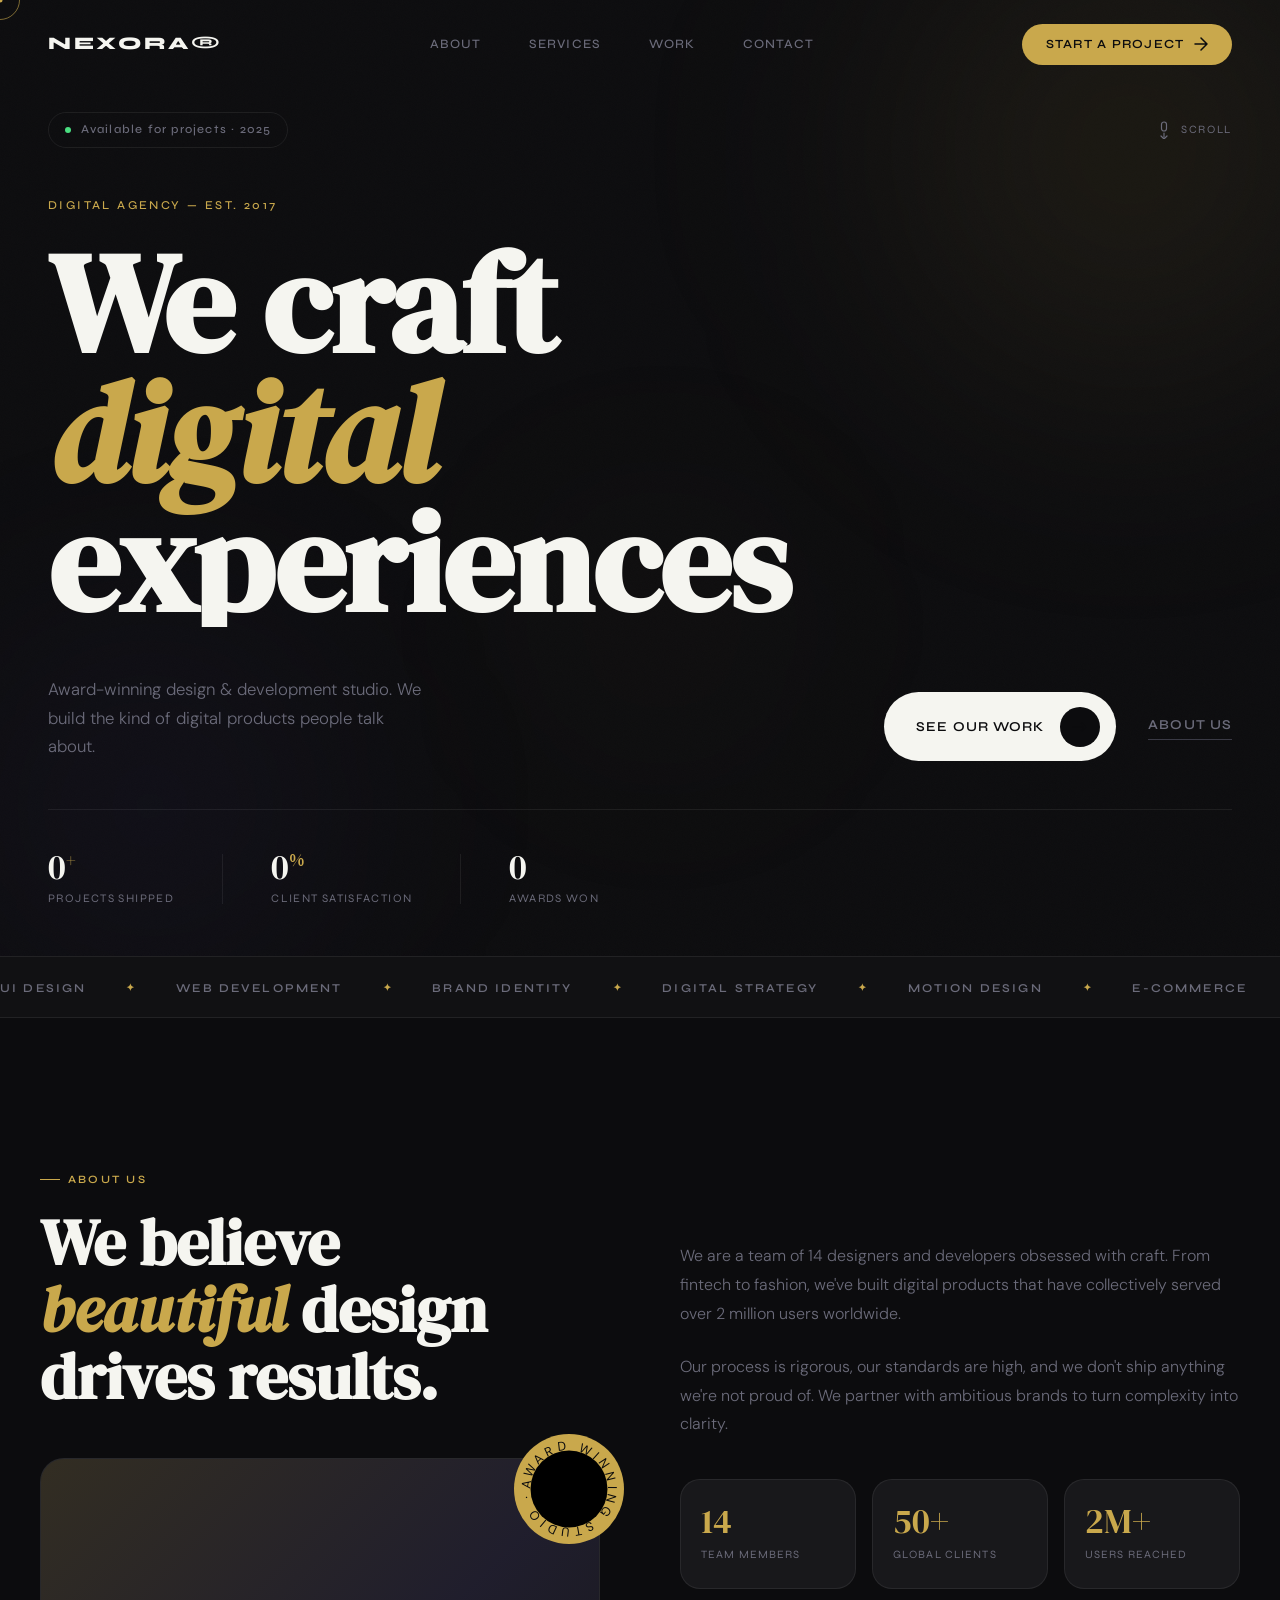
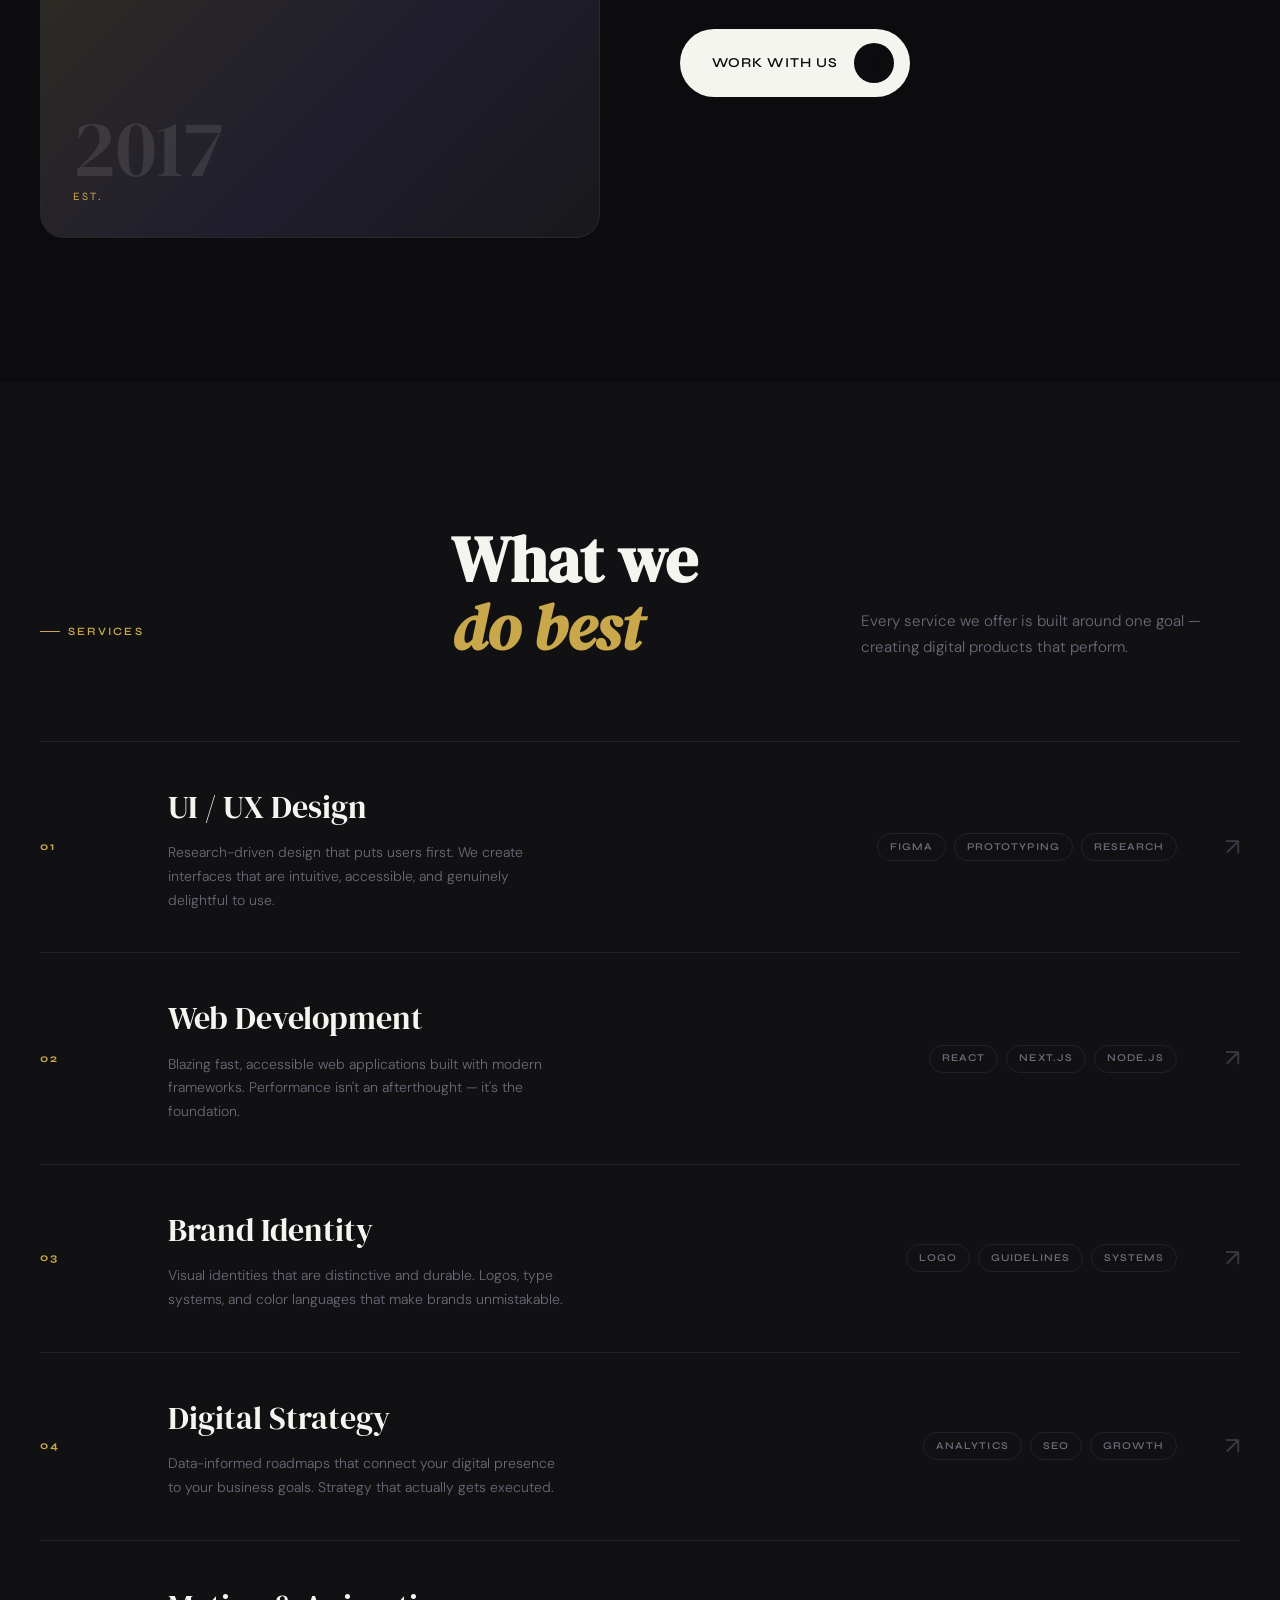
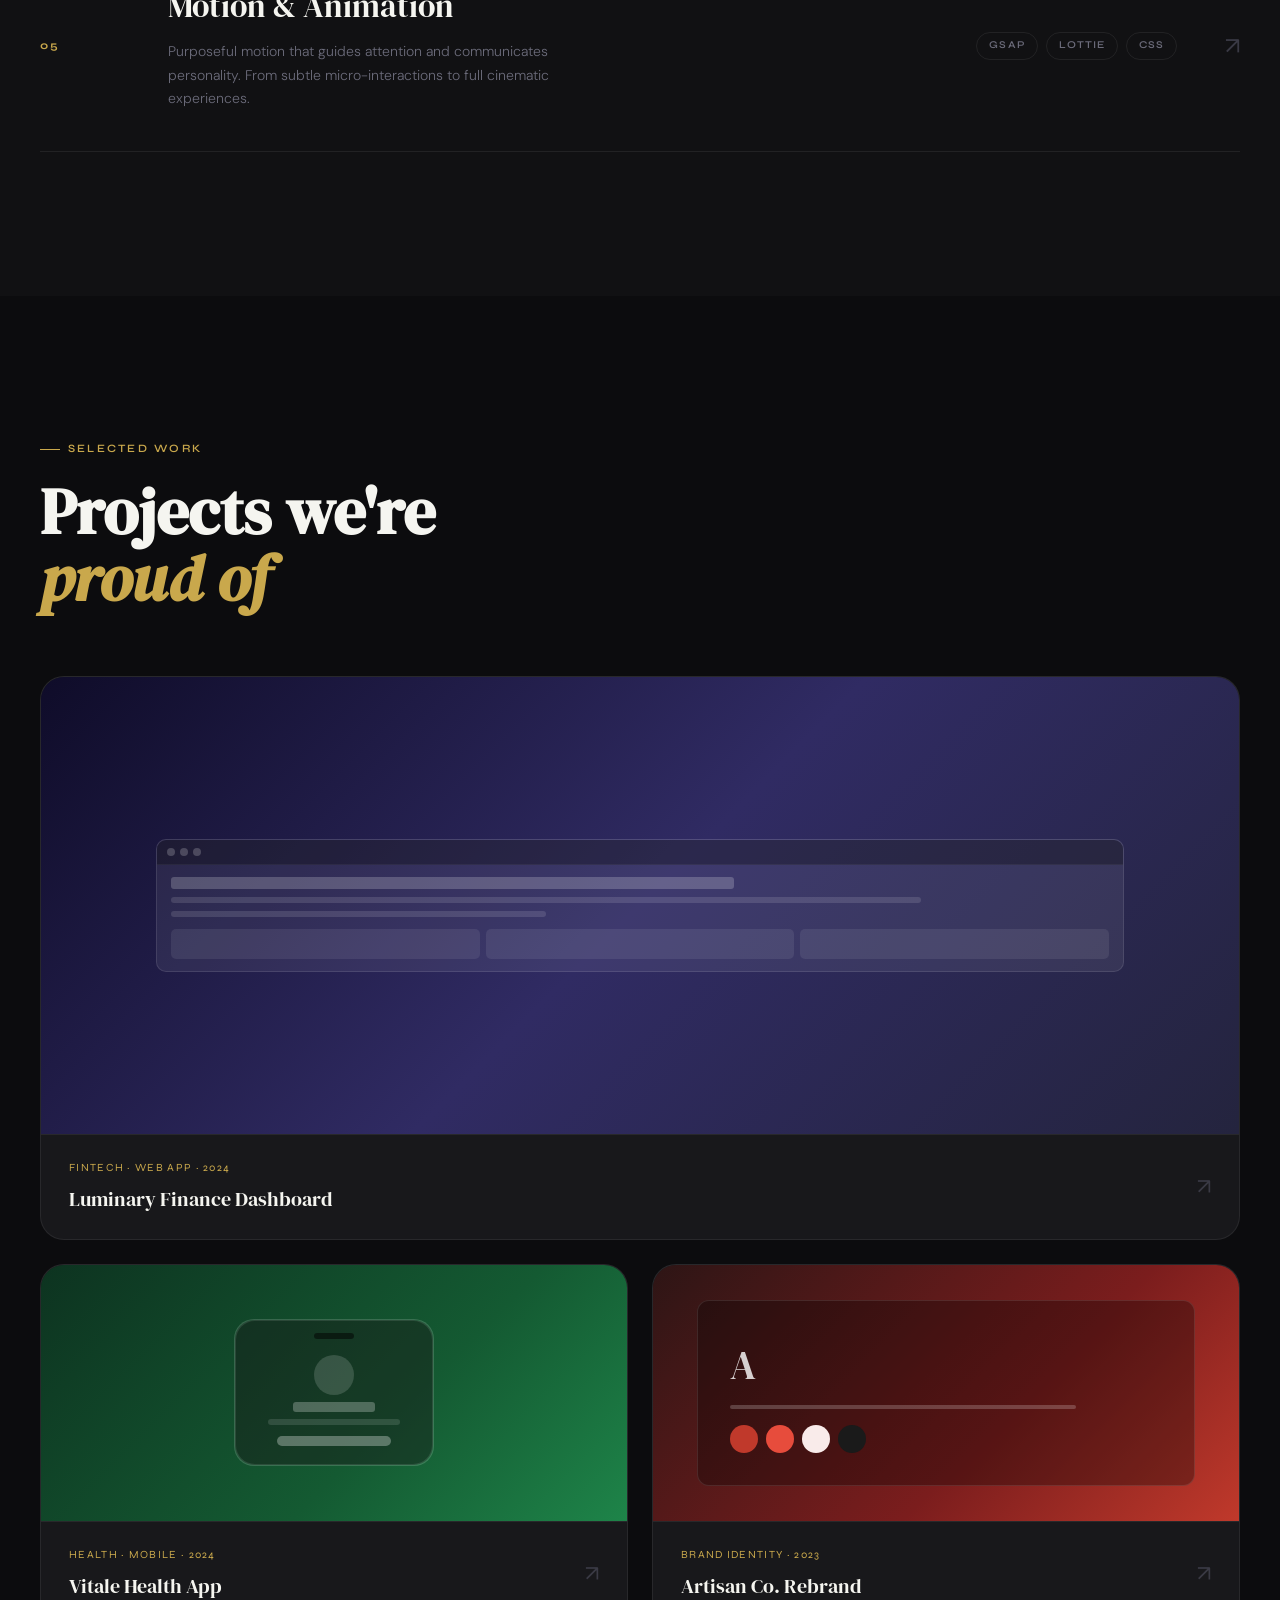
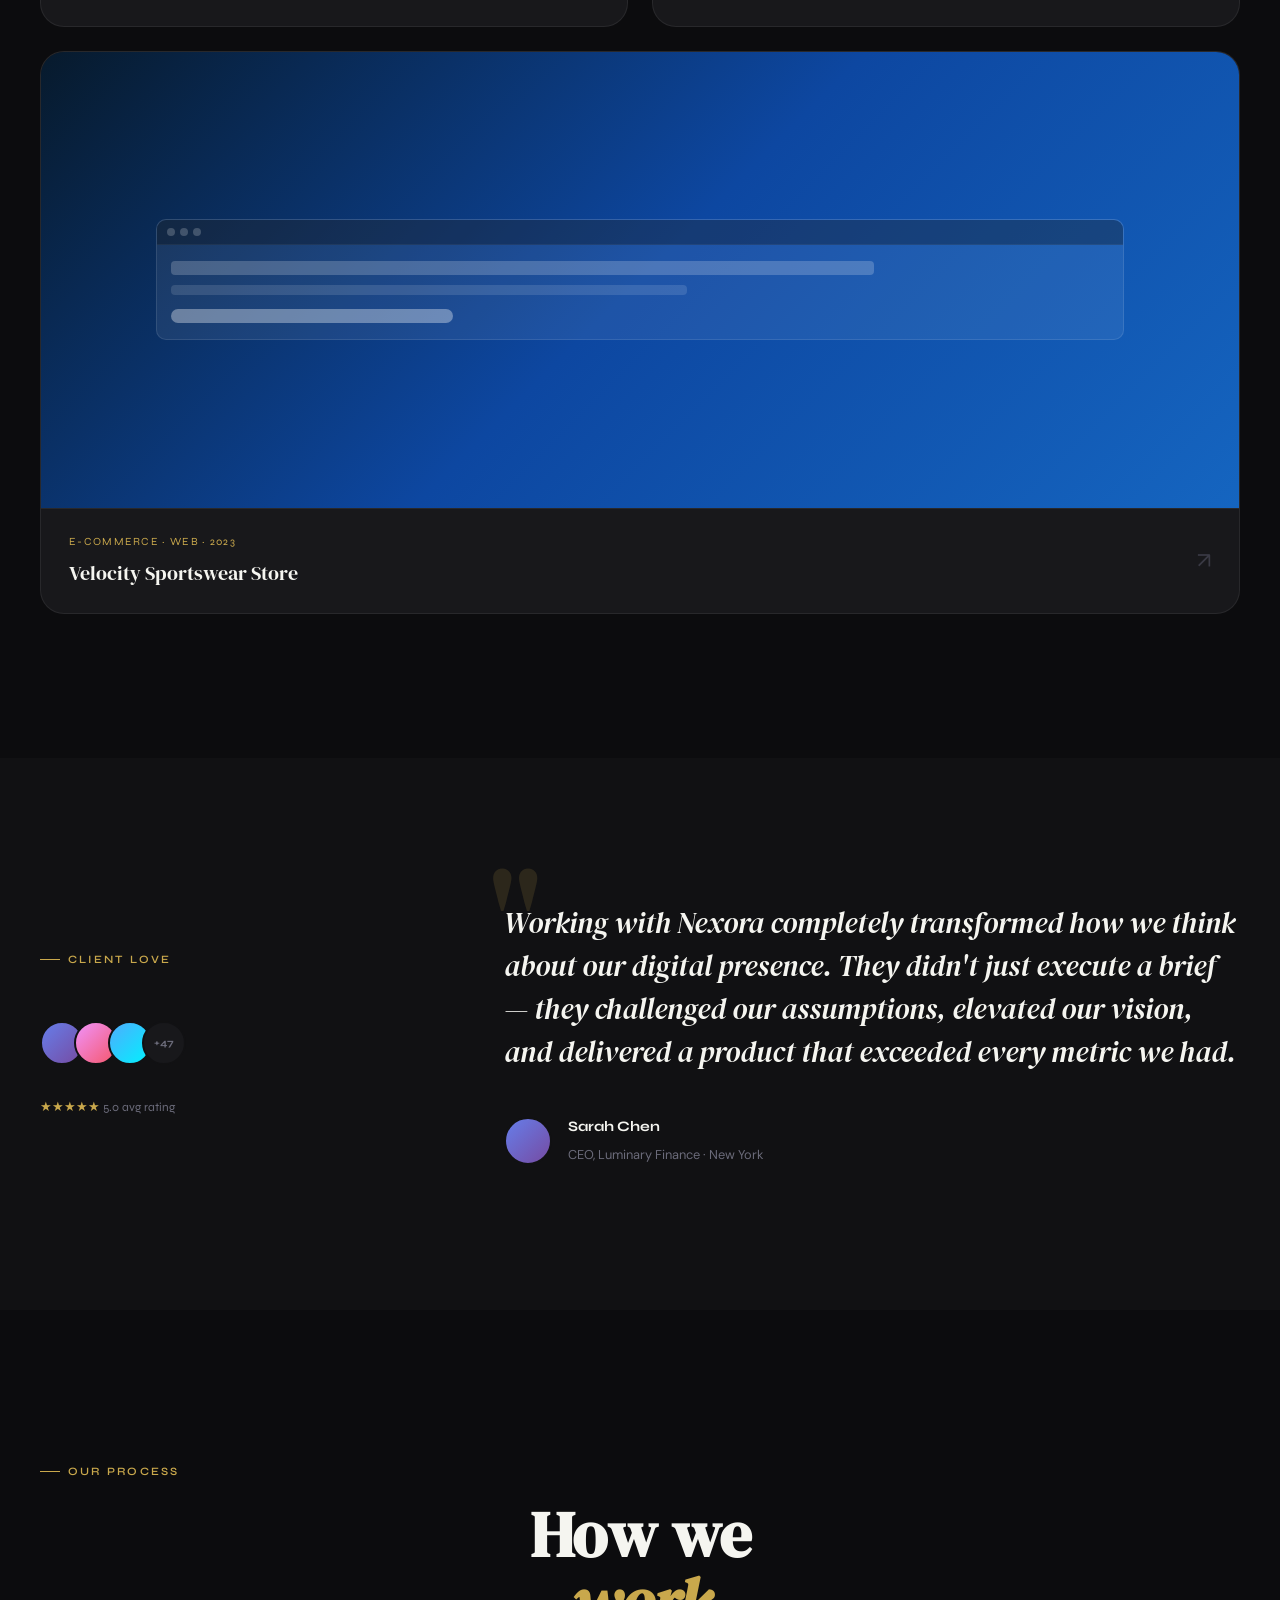
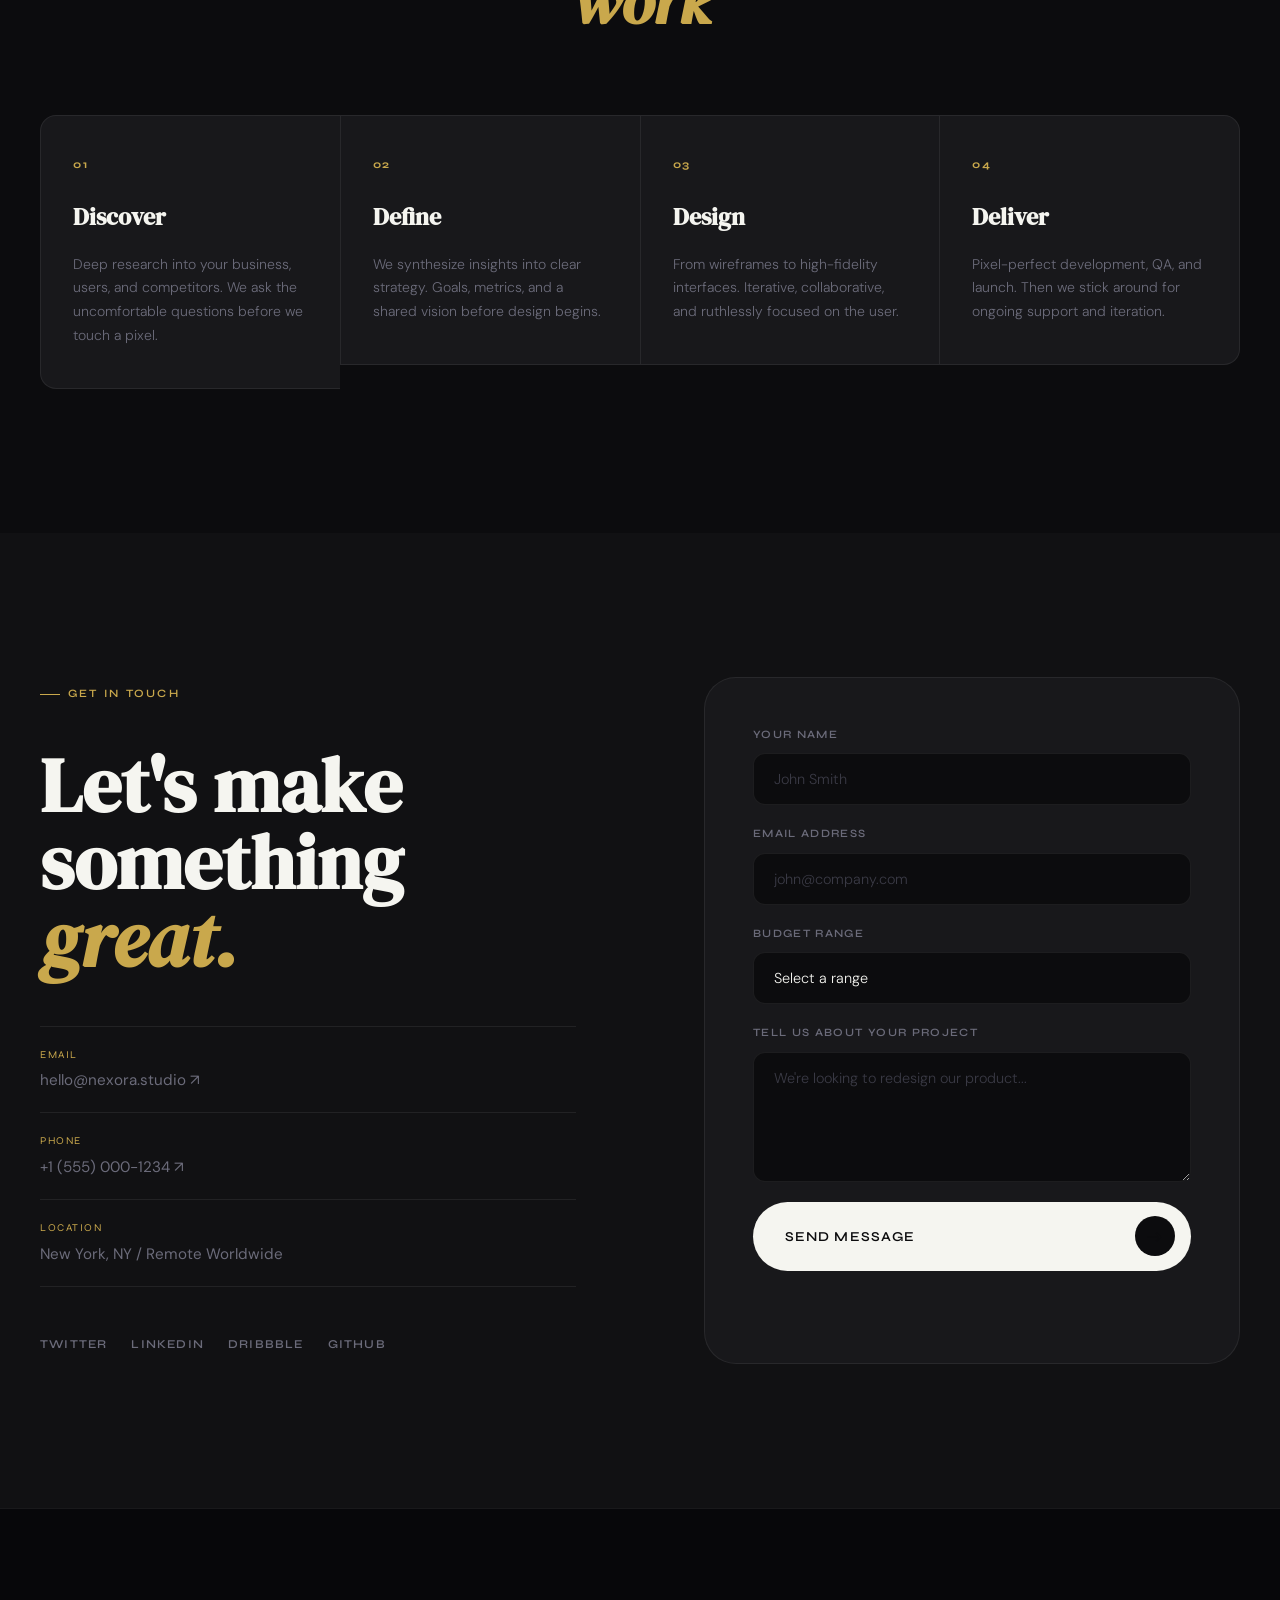
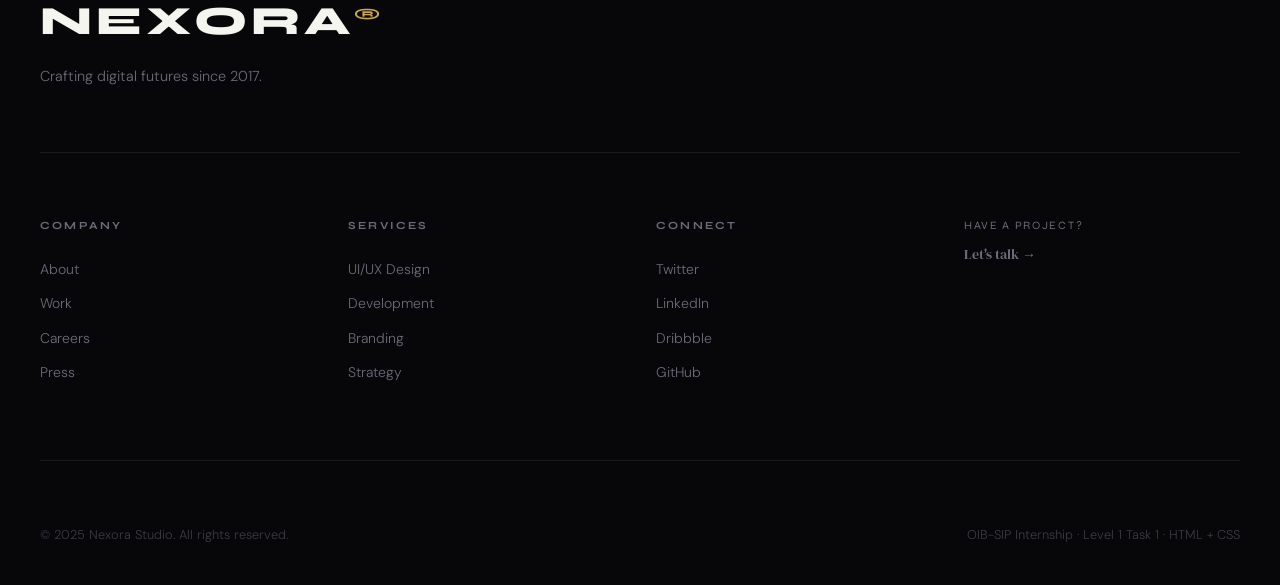
<file: LEVEL 1 TASK 1 ✅/index.html>
<!DOCTYPE html>
<html lang="en">
<head>
  <meta charset="UTF-8"/>
  <meta name="viewport" content="width=device-width, initial-scale=1.0"/>
  <title>NEXORA — Digital Studio</title>
  <link rel="preconnect" href="https://fonts.googleapis.com"/>
  <link href="https://fonts.googleapis.com/css2?family=DM+Serif+Display:ital@0;1&family=Syne:wght@400;500;600;700;800&family=DM+Sans:ital,wght@0,300;0,400;0,500;1,300&display=swap" rel="stylesheet"/>
  <link rel="stylesheet" href="style.css"/>
</head>
<body>

  <!-- CUSTOM CURSOR -->
  <div class="cursor" id="cursor"></div>
  <div class="cursor-dot" id="cursorDot"></div>

  <!-- LOADER -->
  <div class="loader" id="loader">
    <div class="loader__bar"></div>
    <div class="loader__text">NEXORA</div>
    <div class="loader__counter" id="loaderCounter">0</div>
  </div>

  <!-- NAV -->
  <nav class="nav" id="nav">
    <a href="#" class="nav__logo">NEXORA<span>®</span></a>
    <div class="nav__center">
      <a href="#about" class="nav__link">About</a>
      <a href="#services" class="nav__link">Services</a>
      <a href="#work" class="nav__link">Work</a>
      <a href="#contact" class="nav__link">Contact</a>
    </div>
    <a href="#contact" class="nav__btn">
      <span>Start a Project</span>
      <svg width="14" height="14" viewBox="0 0 14 14" fill="none"><path d="M1 7h12M7 1l6 6-6 6" stroke="currentColor" stroke-width="1.5" stroke-linecap="round" stroke-linejoin="round"/></svg>
    </a>
    <button class="nav__burger" id="burger" aria-label="menu">
      <span></span><span></span>
    </button>
  </nav>

  <!-- MOBILE MENU -->
  <div class="mobile-menu" id="mobileMenu">
    <a href="#about" class="mobile-menu__link">About</a>
    <a href="#services" class="mobile-menu__link">Services</a>
    <a href="#work" class="mobile-menu__link">Work</a>
    <a href="#contact" class="mobile-menu__link">Contact</a>
  </div>

  <!-- HERO -->
  <section class="hero" id="home">
    <div class="hero__noise"></div>

    <!-- Floating orbs -->
    <div class="orb orb--a"></div>
    <div class="orb orb--b"></div>
    <div class="orb orb--c"></div>

    <div class="hero__top">
      <div class="hero__tag">
        <span class="hero__tag-dot"></span>
        Available for projects · 2025
      </div>
      <div class="hero__scroll-hint">
        <svg width="18" height="18" viewBox="0 0 18 18" fill="none"><rect x="6.5" y="1" width="5" height="9" rx="2.5" stroke="currentColor" stroke-width="1.2"/><path d="M9 12v4M6 15l3 3 3-3" stroke="currentColor" stroke-width="1.2" stroke-linecap="round" stroke-linejoin="round"/></svg>
        Scroll
      </div>
    </div>

    <div class="hero__main">
      <div class="hero__eyebrow">Digital Agency — Est. 2017</div>
      <h1 class="hero__title">
        <span class="hero__line" data-text="We craft">We craft</span>
        <span class="hero__line hero__line--italic"><em>digital</em></span>
        <span class="hero__line" data-text="experiences">experiences</span>
      </h1>
      <div class="hero__bottom">
        <p class="hero__desc">Award-winning design &amp; development studio. We build the kind of digital products people talk about.</p>
        <div class="hero__ctas">
          <a href="#work" class="btn-main">
            <span>See Our Work</span>
            <div class="btn-main__circle">→</div>
          </a>
          <a href="#about" class="btn-ghost">About Us</a>
        </div>
      </div>
    </div>

    <div class="hero__stats">
      <div class="hero__stat">
        <div class="hero__stat-num">200<sup>+</sup></div>
        <div class="hero__stat-label">Projects Shipped</div>
      </div>
      <div class="hero__stat-divider"></div>
      <div class="hero__stat">
        <div class="hero__stat-num">98<sup>%</sup></div>
        <div class="hero__stat-label">Client Satisfaction</div>
      </div>
      <div class="hero__stat-divider"></div>
      <div class="hero__stat">
        <div class="hero__stat-num">12</div>
        <div class="hero__stat-label">Awards Won</div>
      </div>
    </div>
  </section>

  <!-- MARQUEE -->
  <div class="marquee">
    <div class="marquee__track">
      <span>UI Design</span><span class="sep">✦</span>
      <span>Web Development</span><span class="sep">✦</span>
      <span>Brand Identity</span><span class="sep">✦</span>
      <span>Digital Strategy</span><span class="sep">✦</span>
      <span>Motion Design</span><span class="sep">✦</span>
      <span>E-Commerce</span><span class="sep">✦</span>
      <span>UI Design</span><span class="sep">✦</span>
      <span>Web Development</span><span class="sep">✦</span>
      <span>Brand Identity</span><span class="sep">✦</span>
      <span>Digital Strategy</span><span class="sep">✦</span>
      <span>Motion Design</span><span class="sep">✦</span>
      <span>E-Commerce</span><span class="sep">✦</span>
    </div>
  </div>

  <!-- ABOUT -->
  <section class="about" id="about">
    <div class="wrap">
      <div class="about__grid">
        <div class="about__left">
          <div class="label reveal">About Us</div>
          <h2 class="about__title reveal">
            We believe<br/><em>beautiful</em> design<br/>drives results.
          </h2>
          <div class="about__img-wrap reveal">
            <div class="about__img">
              <div class="about__img-overlay"></div>
              <div class="about__img-content">
                <div class="about__img-year">2017</div>
                <div class="about__img-text">Est.</div>
              </div>
            </div>
            <div class="about__img-badge">
              <svg viewBox="0 0 100 100" class="about__img-badge-svg">
                <path id="circlePath" d="M50,50 m-35,0 a35,35 0 1,1 70,0 a35,35 0 1,1 -70,0"/>
                <text font-size="11.5" fill="currentColor" letter-spacing="3.5">
                  <textPath href="#circlePath">AWARD WINNING STUDIO · SINCE 2017 · </textPath>
                </text>
              </svg>
              <div class="about__img-badge-star">✦</div>
            </div>
          </div>
        </div>
        <div class="about__right">
          <p class="about__p reveal">We are a team of 14 designers and developers obsessed with craft. From fintech to fashion, we've built digital products that have collectively served over 2 million users worldwide.</p>
          <p class="about__p reveal">Our process is rigorous, our standards are high, and we don't ship anything we're not proud of. We partner with ambitious brands to turn complexity into clarity.</p>
          <div class="about__cards reveal">
            <div class="about__card">
              <div class="about__card-num">14</div>
              <div class="about__card-label">Team Members</div>
            </div>
            <div class="about__card">
              <div class="about__card-num">50+</div>
              <div class="about__card-label">Global Clients</div>
            </div>
            <div class="about__card">
              <div class="about__card-num">2M+</div>
              <div class="about__card-label">Users Reached</div>
            </div>
          </div>
          <a href="#contact" class="btn-main reveal" style="margin-top:2.5rem">
            <span>Work With Us</span>
            <div class="btn-main__circle">→</div>
          </a>
        </div>
      </div>
    </div>
  </section>

  <!-- SERVICES -->
  <section class="services" id="services">
    <div class="wrap">
      <div class="services__header">
        <div class="label reveal">Services</div>
        <h2 class="services__title reveal">What we<br/><em>do best</em></h2>
        <p class="services__sub reveal">Every service we offer is built around one goal — creating digital products that perform.</p>
      </div>
      <div class="services__list">
        <div class="service reveal">
          <div class="service__num">01</div>
          <div class="service__body">
            <h3 class="service__name">UI / UX Design</h3>
            <p class="service__desc">Research-driven design that puts users first. We create interfaces that are intuitive, accessible, and genuinely delightful to use.</p>
          </div>
          <div class="service__tags">
            <span>Figma</span><span>Prototyping</span><span>Research</span>
          </div>
          <div class="service__arrow">↗</div>
        </div>
        <div class="service reveal">
          <div class="service__num">02</div>
          <div class="service__body">
            <h3 class="service__name">Web Development</h3>
            <p class="service__desc">Blazing fast, accessible web applications built with modern frameworks. Performance isn't an afterthought — it's the foundation.</p>
          </div>
          <div class="service__tags">
            <span>React</span><span>Next.js</span><span>Node.js</span>
          </div>
          <div class="service__arrow">↗</div>
        </div>
        <div class="service reveal">
          <div class="service__num">03</div>
          <div class="service__body">
            <h3 class="service__name">Brand Identity</h3>
            <p class="service__desc">Visual identities that are distinctive and durable. Logos, type systems, and color languages that make brands unmistakable.</p>
          </div>
          <div class="service__tags">
            <span>Logo</span><span>Guidelines</span><span>Systems</span>
          </div>
          <div class="service__arrow">↗</div>
        </div>
        <div class="service reveal">
          <div class="service__num">04</div>
          <div class="service__body">
            <h3 class="service__name">Digital Strategy</h3>
            <p class="service__desc">Data-informed roadmaps that connect your digital presence to your business goals. Strategy that actually gets executed.</p>
          </div>
          <div class="service__tags">
            <span>Analytics</span><span>SEO</span><span>Growth</span>
          </div>
          <div class="service__arrow">↗</div>
        </div>
        <div class="service reveal">
          <div class="service__num">05</div>
          <div class="service__body">
            <h3 class="service__name">Motion & Animation</h3>
            <p class="service__desc">Purposeful motion that guides attention and communicates personality. From subtle micro-interactions to full cinematic experiences.</p>
          </div>
          <div class="service__tags">
            <span>GSAP</span><span>Lottie</span><span>CSS</span>
          </div>
          <div class="service__arrow">↗</div>
        </div>
      </div>
    </div>
  </section>

  <!-- WORK -->
  <section class="work" id="work">
    <div class="wrap">
      <div class="work__header">
        <div class="label reveal">Selected Work</div>
        <h2 class="work__title reveal">Projects we're<br/><em>proud of</em></h2>
      </div>
      <div class="work__grid">
        <a href="#" class="work__item work__item--wide reveal">
          <div class="work__thumb" style="background: linear-gradient(135deg, #0f0c29 0%, #302b63 50%, #24243e 100%);">
            <div class="work__thumb-inner">
              <div class="work__mockup work__mockup--a">
                <div class="wm-bar"><span></span><span></span><span></span></div>
                <div class="wm-content"><div class="wm-line wm-line--lg"></div><div class="wm-line"></div><div class="wm-line wm-line--sm"></div><div class="wm-grid"><div class="wm-card"></div><div class="wm-card"></div><div class="wm-card"></div></div></div>
              </div>
            </div>
          </div>
          <div class="work__meta">
            <div>
              <span class="work__cat">Fintech · Web App · 2024</span>
              <h3 class="work__name">Luminary Finance Dashboard</h3>
            </div>
            <div class="work__arrow">↗</div>
          </div>
        </a>
        <a href="#" class="work__item reveal">
          <div class="work__thumb" style="background: linear-gradient(135deg, #0d3320 0%, #145a32 60%, #1e8449 100%);">
            <div class="work__thumb-inner">
              <div class="work__mockup work__mockup--b">
                <div class="wm-phone"><div class="wm-phone-notch"></div><div class="wm-phone-content"><div class="wm-circle"></div><div class="wm-line wm-line--c"></div><div class="wm-line"></div><div class="wm-btn"></div></div></div>
              </div>
            </div>
          </div>
          <div class="work__meta">
            <div>
              <span class="work__cat">Health · Mobile · 2024</span>
              <h3 class="work__name">Vitale Health App</h3>
            </div>
            <div class="work__arrow">↗</div>
          </div>
        </a>
        <a href="#" class="work__item reveal">
          <div class="work__thumb" style="background: linear-gradient(135deg, #2d1515 0%, #7b1d1d 60%, #c0392b 100%);">
            <div class="work__thumb-inner">
              <div class="work__mockup work__mockup--c">
                <div class="wm-logo">A</div>
                <div class="wm-tagline"></div>
                <div class="wm-swatch-row"><div class="wm-swatch" style="background:#c0392b"></div><div class="wm-swatch" style="background:#e74c3c"></div><div class="wm-swatch" style="background:#f9ebea"></div><div class="wm-swatch" style="background:#1a1a1a"></div></div>
              </div>
            </div>
          </div>
          <div class="work__meta">
            <div>
              <span class="work__cat">Brand Identity · 2023</span>
              <h3 class="work__name">Artisan Co. Rebrand</h3>
            </div>
            <div class="work__arrow">↗</div>
          </div>
        </a>
        <a href="#" class="work__item work__item--wide reveal">
          <div class="work__thumb" style="background: linear-gradient(135deg, #071a2c 0%, #0d47a1 50%, #1565c0 100%);">
            <div class="work__thumb-inner">
              <div class="work__mockup work__mockup--d">
                <div class="wm-bar"><span></span><span></span><span></span></div>
                <div class="wm-hero-section"><div class="wm-big-line"></div><div class="wm-big-line wm-big-line--sm"></div><div class="wm-big-btn"></div></div>
              </div>
            </div>
          </div>
          <div class="work__meta">
            <div>
              <span class="work__cat">E-Commerce · Web · 2023</span>
              <h3 class="work__name">Velocity Sportswear Store</h3>
            </div>
            <div class="work__arrow">↗</div>
          </div>
        </a>
      </div>
    </div>
  </section>

  <!-- TESTIMONIAL -->
  <section class="testimonial">
    <div class="wrap">
      <div class="testimonial__inner reveal">
        <div class="testimonial__left">
          <div class="label">Client Love</div>
          <div class="testimonial__avatar-row">
            <div class="t-avatar t-avatar--a"></div>
            <div class="t-avatar t-avatar--b"></div>
            <div class="t-avatar t-avatar--c"></div>
            <div class="t-avatar-more">+47</div>
          </div>
          <p class="testimonial__rating">★★★★★ <span>5.0 avg rating</span></p>
        </div>
        <div class="testimonial__right">
          <div class="testimonial__quote-mark">"</div>
          <p class="testimonial__text">Working with Nexora completely transformed how we think about our digital presence. They didn't just execute a brief — they challenged our assumptions, elevated our vision, and delivered a product that exceeded every metric we had.</p>
          <div class="testimonial__author">
            <div class="t-avatar t-avatar--a" style="width:48px;height:48px;flex-shrink:0"></div>
            <div>
              <strong>Sarah Chen</strong>
              <span>CEO, Luminary Finance · New York</span>
            </div>
          </div>
        </div>
      </div>
    </div>
  </section>

  <!-- PROCESS -->
  <section class="process">
    <div class="wrap">
      <div class="label reveal" style="text-align:center">Our Process</div>
      <h2 class="process__title reveal">How we<br/><em>work</em></h2>
      <div class="process__steps">
        <div class="process__step reveal">
          <div class="process__step-num">01</div>
          <h3>Discover</h3>
          <p>Deep research into your business, users, and competitors. We ask the uncomfortable questions before we touch a pixel.</p>
        </div>
        <div class="process__connector reveal"></div>
        <div class="process__step reveal">
          <div class="process__step-num">02</div>
          <h3>Define</h3>
          <p>We synthesize insights into clear strategy. Goals, metrics, and a shared vision before design begins.</p>
        </div>
        <div class="process__connector reveal"></div>
        <div class="process__step reveal">
          <div class="process__step-num">03</div>
          <h3>Design</h3>
          <p>From wireframes to high-fidelity interfaces. Iterative, collaborative, and ruthlessly focused on the user.</p>
        </div>
        <div class="process__connector reveal"></div>
        <div class="process__step reveal">
          <div class="process__step-num">04</div>
          <h3>Deliver</h3>
          <p>Pixel-perfect development, QA, and launch. Then we stick around for ongoing support and iteration.</p>
        </div>
      </div>
    </div>
  </section>

  <!-- CONTACT -->
  <section class="contact" id="contact">
    <div class="wrap">
      <div class="contact__inner">
        <div class="contact__left reveal">
          <div class="label">Get In Touch</div>
          <h2 class="contact__title">
            Let's make<br/>something<br/><em>great.</em>
          </h2>
          <div class="contact__info">
            <a href="mailto:hello@nexora.studio" class="contact__link">
              <span class="contact__link-label">Email</span>
              <span>hello@nexora.studio ↗</span>
            </a>
            <a href="tel:+15550001234" class="contact__link">
              <span class="contact__link-label">Phone</span>
              <span>+1 (555) 000-1234 ↗</span>
            </a>
            <div class="contact__link">
              <span class="contact__link-label">Location</span>
              <span>New York, NY / Remote Worldwide</span>
            </div>
          </div>
          <div class="contact__socials">
            <a href="#" class="contact__social">Twitter</a>
            <a href="#" class="contact__social">LinkedIn</a>
            <a href="#" class="contact__social">Dribbble</a>
            <a href="#" class="contact__social">GitHub</a>
          </div>
        </div>
        <div class="contact__right reveal">
          <div class="contact__form">
            <div class="field">
              <label class="field__label">Your Name</label>
              <input type="text" class="field__input" placeholder="John Smith"/>
            </div>
            <div class="field">
              <label class="field__label">Email Address</label>
              <input type="email" class="field__input" placeholder="john@company.com"/>
            </div>
            <div class="field">
              <label class="field__label">Budget Range</label>
              <select class="field__input">
                <option value="" disabled selected>Select a range</option>
                <option>$5k – $10k</option>
                <option>$10k – $25k</option>
                <option>$25k – $50k</option>
                <option>$50k+</option>
              </select>
            </div>
            <div class="field">
              <label class="field__label">Tell us about your project</label>
              <textarea class="field__input field__textarea" placeholder="We're looking to redesign our product..."></textarea>
            </div>
            <button class="btn-main btn-main--full" onclick="submitForm(event)">
              <span>Send Message</span>
              <div class="btn-main__circle">→</div>
            </button>
            <div class="form__success" id="formSuccess">
              <span>✦</span> Message received — we'll be in touch within 24 hours.
            </div>
          </div>
        </div>
      </div>
    </div>
  </section>

  <!-- FOOTER -->
  <footer class="footer">
    <div class="wrap">
      <div class="footer__top">
        <div class="footer__logo">NEXORA<sup>®</sup></div>
        <p class="footer__tagline">Crafting digital futures since 2017.</p>
      </div>
      <div class="footer__mid">
        <div class="footer__col">
          <h4>Company</h4>
          <a href="#about">About</a>
          <a href="#work">Work</a>
          <a href="#contact">Careers</a>
          <a href="#">Press</a>
        </div>
        <div class="footer__col">
          <h4>Services</h4>
          <a href="#services">UI/UX Design</a>
          <a href="#services">Development</a>
          <a href="#services">Branding</a>
          <a href="#services">Strategy</a>
        </div>
        <div class="footer__col">
          <h4>Connect</h4>
          <a href="#">Twitter</a>
          <a href="#">LinkedIn</a>
          <a href="#">Dribbble</a>
          <a href="#">GitHub</a>
        </div>
        <div class="footer__col footer__col--cta">
          <div class="footer__cta-label">Have a project?</div>
          <a href="#contact" class="footer__cta-link">Let's talk →</a>
        </div>
      </div>
      <div class="footer__bottom">
        <p>© 2025 Nexora Studio. All rights reserved.</p>
        <p class="footer__credit">OIB-SIP Internship · Level 1 Task 1 · HTML + CSS</p>
      </div>
    </div>
  </footer>

  <script src="script.js"></script>
</body>
</html>
</file>
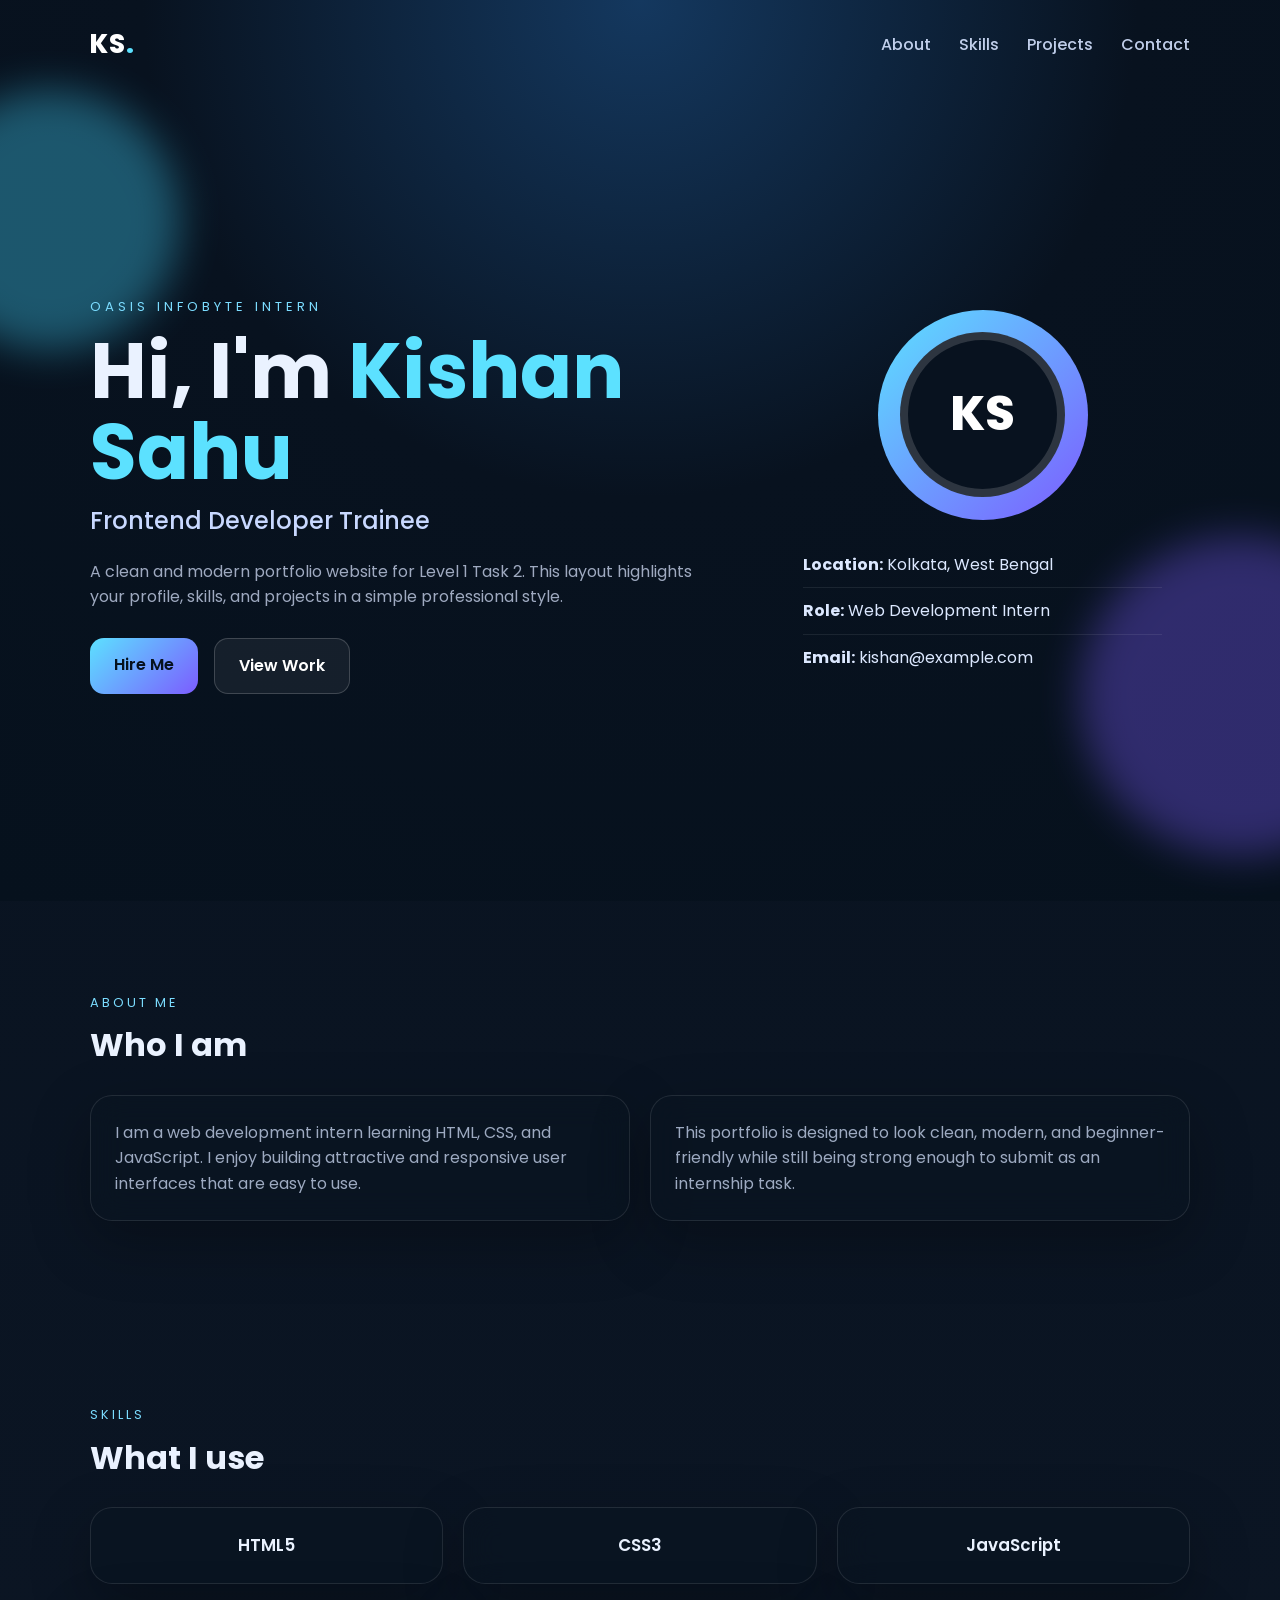
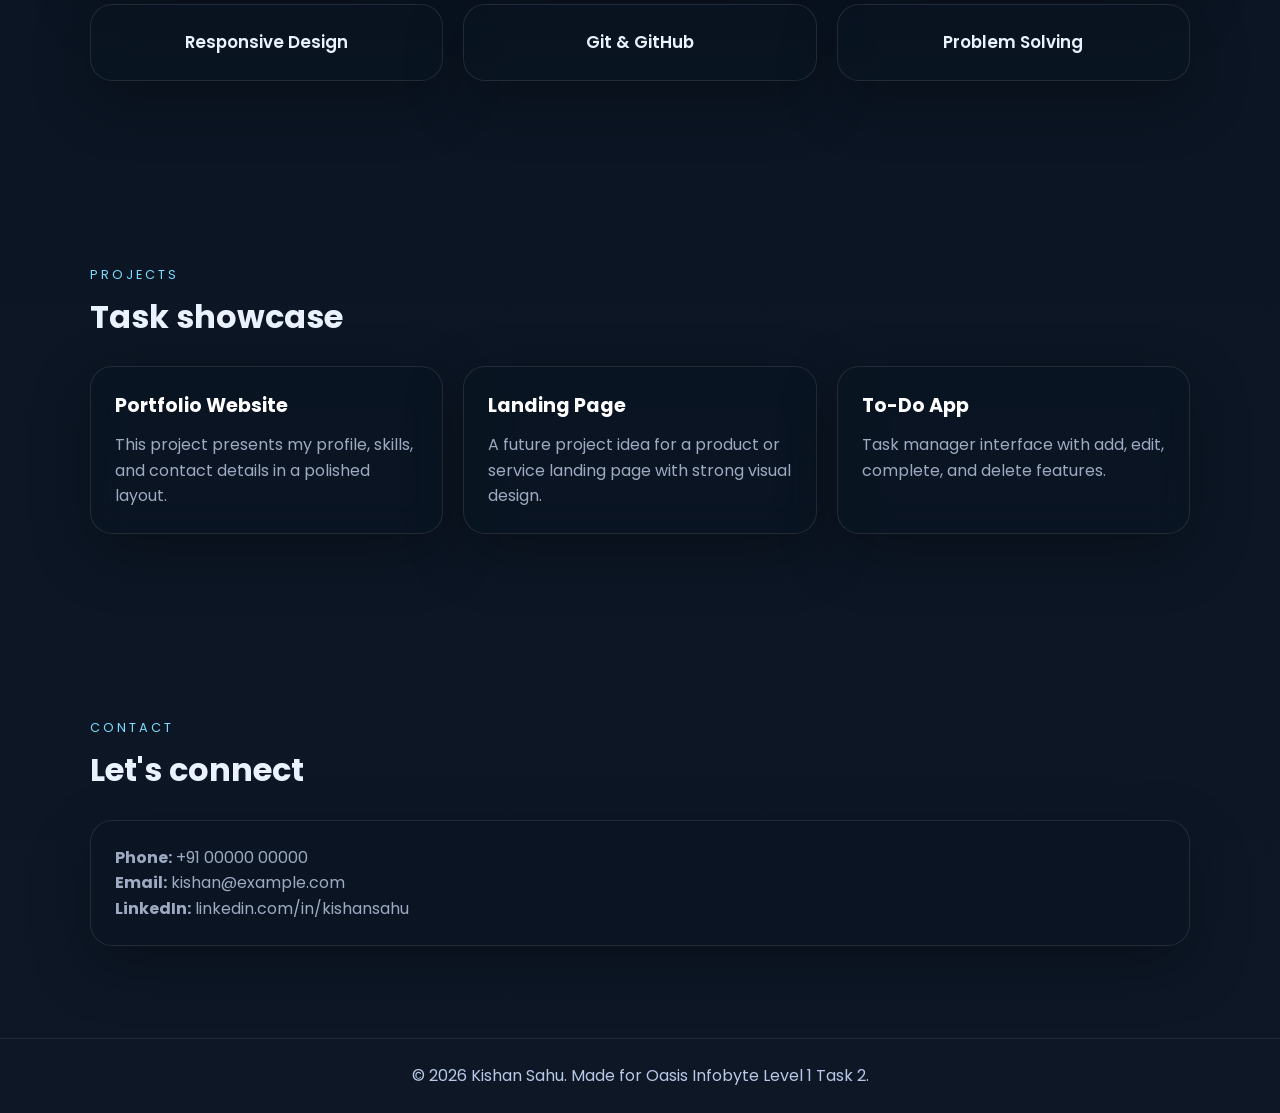
<file: LEVEL 1 TASK 2 ✅/index.html>
<!DOCTYPE html>
<html lang="en">
<head>
  <meta charset="UTF-8" />
  <meta name="viewport" content="width=device-width, initial-scale=1.0" />
  <title>Kishan Sahu | Portfolio</title>
  <link rel="preconnect" href="https://fonts.googleapis.com">
  <link rel="preconnect" href="https://fonts.gstatic.com" crossorigin>
  <link href="https://fonts.googleapis.com/css2?family=Poppins:wght@300;400;500;600;700;800&display=swap" rel="stylesheet">
  <link rel="stylesheet" href="style.css" />
</head>
<body>
  <header class="hero" id="home">
    <nav class="navbar container">
      <a class="logo" href="#home">KS<span>.</span></a>
      <div class="nav-links">
        <a href="#about">About</a>
        <a href="#skills">Skills</a>
        <a href="#projects">Projects</a>
        <a href="#contact">Contact</a>
      </div>
      <button class="menu-btn" id="menuBtn" aria-label="Open menu">☰</button>
    </nav>

    <div class="hero-content container">
      <div class="hero-text">
        <p class="eyebrow">Oasis Infobyte Intern</p>
        <h1>Hi, I'm <span>Kishan Sahu</span></h1>
        <h2>Frontend Developer Trainee</h2>
        <p class="intro">A clean and modern portfolio website for Level 1 Task 2. This layout highlights your profile, skills, and projects in a simple professional style.</p>
        <div class="hero-actions">
          <a class="btn primary" href="#contact">Hire Me</a>
          <a class="btn secondary" href="#projects">View Work</a>
        </div>
      </div>
      <div class="hero-card">
        <div class="profile-ring">
          <div class="avatar">KS</div>
        </div>
        <div class="quick-info">
          <p><strong>Location:</strong> Kolkata, West Bengal</p>
          <p><strong>Role:</strong> Web Development Intern</p>
          <p><strong>Email:</strong> kishan@example.com</p>
        </div>
      </div>
    </div>
  </header>

  <main>
    <section class="about section container" id="about">
      <div class="section-title">
        <p>About Me</p>
        <h3>Who I am</h3>
      </div>
      <div class="about-grid">
        <div class="about-box glass">
          <p>I am a web development intern learning HTML, CSS, and JavaScript. I enjoy building attractive and responsive user interfaces that are easy to use.</p>
        </div>
        <div class="about-box glass">
          <p>This portfolio is designed to look clean, modern, and beginner-friendly while still being strong enough to submit as an internship task.</p>
        </div>
      </div>
    </section>

    <section class="skills section container" id="skills">
      <div class="section-title">
        <p>Skills</p>
        <h3>What I use</h3>
      </div>
      <div class="skills-grid">
        <div class="skill-card glass">HTML5</div>
        <div class="skill-card glass">CSS3</div>
        <div class="skill-card glass">JavaScript</div>
        <div class="skill-card glass">Responsive Design</div>
        <div class="skill-card glass">Git & GitHub</div>
        <div class="skill-card glass">Problem Solving</div>
      </div>
    </section>

    <section class="projects section container" id="projects">
      <div class="section-title">
        <p>Projects</p>
        <h3>Task showcase</h3>
      </div>
      <div class="project-grid">
        <article class="project-card glass">
          <h4>Portfolio Website</h4>
          <p>This project presents my profile, skills, and contact details in a polished layout.</p>
        </article>
        <article class="project-card glass">
          <h4>Landing Page</h4>
          <p>A future project idea for a product or service landing page with strong visual design.</p>
        </article>
        <article class="project-card glass">
          <h4>To-Do App</h4>
          <p>Task manager interface with add, edit, complete, and delete features.</p>
        </article>
      </div>
    </section>

    <section class="contact section container" id="contact">
      <div class="section-title">
        <p>Contact</p>
        <h3>Let's connect</h3>
      </div>
      <div class="contact-box glass">
        <p><strong>Phone:</strong> +91 00000 00000</p>
        <p><strong>Email:</strong> kishan@example.com</p>
        <p><strong>LinkedIn:</strong> linkedin.com/in/kishansahu</p>
      </div>
    </section>
  </main>

  <footer class="footer">
    <p>© 2026 Kishan Sahu. Made for Oasis Infobyte Level 1 Task 2.</p>
  </footer>

  <script src="script.js"></script>
</body>
</html>
</file>
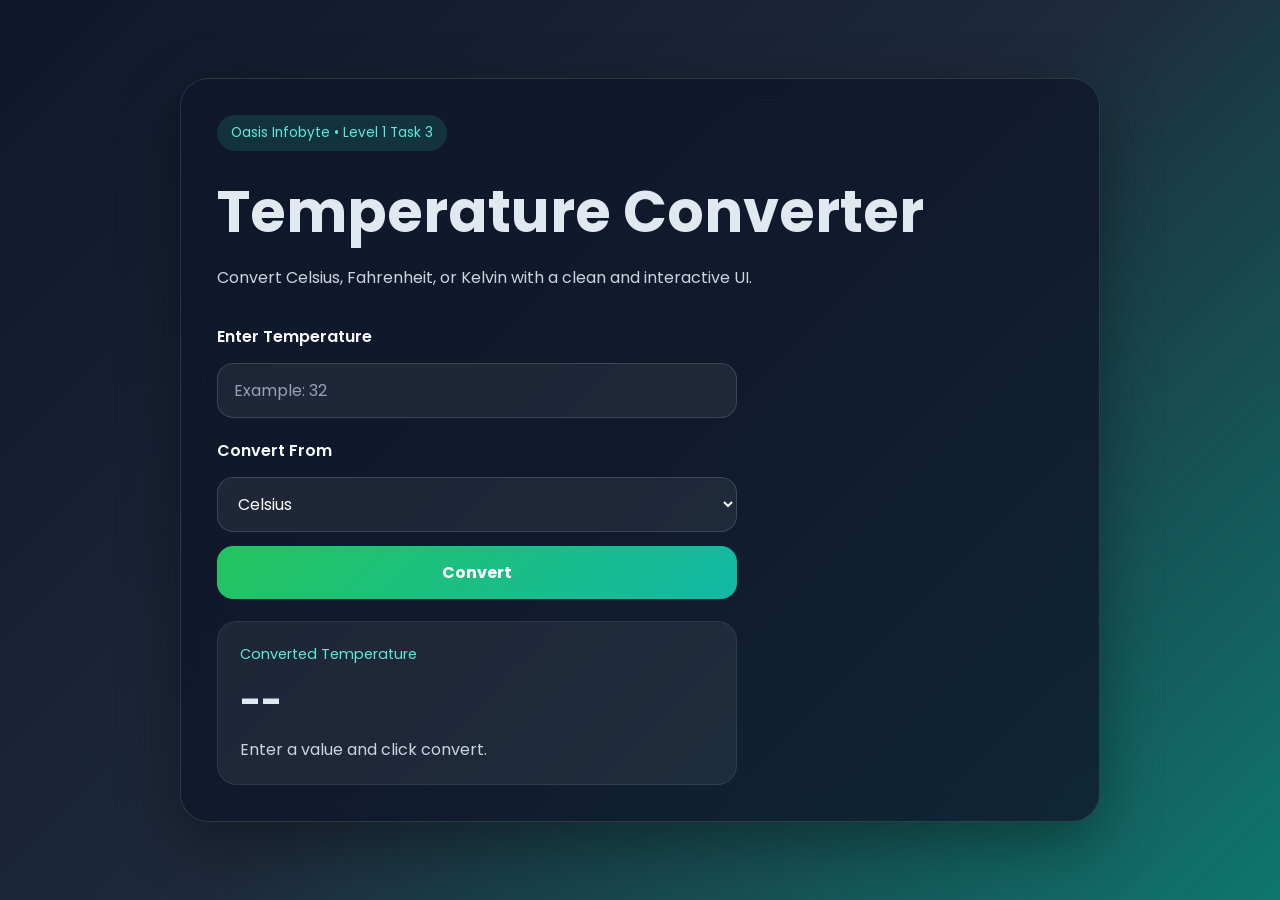
<file: LEVEL 1 TASK 3 ✅/index.html>
<!DOCTYPE html>
<html lang="en">
<head>
  <meta charset="UTF-8" />
  <meta name="viewport" content="width=device-width, initial-scale=1.0" />
  <title>Temperature Converter | Kishan Sahu</title>
  <link rel="preconnect" href="https://fonts.googleapis.com">
  <link rel="preconnect" href="https://fonts.gstatic.com" crossorigin>
  <link href="https://fonts.googleapis.com/css2?family=Poppins:wght@300;400;500;600;700;800&display=swap" rel="stylesheet">
  <link rel="stylesheet" href="style.css" />
</head>
<body>
  <main class="wrap">
    <section class="card">
      <div class="badge">Oasis Infobyte • Level 1 Task 3</div>
      <h1>Temperature Converter</h1>
      <p class="subtitle">Convert Celsius, Fahrenheit, or Kelvin with a clean and interactive UI.</p>

      <div class="converter">
        <label for="tempInput">Enter Temperature</label>
        <input id="tempInput" type="number" placeholder="Example: 32" />

        <label for="scale">Convert From</label>
        <select id="scale">
          <option value="c">Celsius</option>
          <option value="f">Fahrenheit</option>
          <option value="k">Kelvin</option>
        </select>

        <button id="convertBtn">Convert</button>

        <div class="result-box">
          <p class="result-label">Converted Temperature</p>
          <h2 id="result">--</h2>
          <p id="message">Enter a value and click convert.</p>
        </div>
      </div>
    </section>
  </main>

  <script src="script.js"></script>
</body>
</html>
</file>
<file: LEVEL 1 TASK 1 ✅/style.css>
/* ================================================
   NEXORA — Redesigned Landing Page
   OIB-SIP Internship · Level 1 · Task 1
   ================================================ */

/* ── TOKENS ── */
:root {
  --c-bg:       #0c0c0e;
  --c-bg2:      #111113;
  --c-surface:  #18181b;
  --c-border:   rgba(255,255,255,0.07);
  --c-gold:     #c9a84c;
  --c-gold-lt:  #e8c96e;
  --c-white:    #f5f5f0;
  --c-muted:    #6b6b7a;
  --c-muted2:   #3a3a45;

  --f-display:  'DM Serif Display', Georgia, serif;
  --f-ui:       'Syne', sans-serif;
  --f-body:     'DM Sans', sans-serif;

  --ease-out: cubic-bezier(0.16, 1, 0.3, 1);
  --ease-in-out: cubic-bezier(0.45, 0, 0.55, 1);
  --dur: 0.7s;

  --r: 1.25rem;
  --max: 1280px;
}

/* ── RESET ── */
*, *::before, *::after { box-sizing: border-box; margin: 0; padding: 0; }
html { scroll-behavior: smooth; font-size: 16px; }
body {
  font-family: var(--f-body);
  background: var(--c-bg);
  color: var(--c-white);
  line-height: 1.6;
  overflow-x: hidden;
  cursor: none;
}
a { text-decoration: none; color: inherit; }
button { cursor: none; }
img { max-width: 100%; display: block; }

/* ── LAYOUT ── */
.wrap {
  max-width: var(--max);
  margin: 0 auto;
  padding: 0 2.5rem;
}

/* ── CURSOR ── */
.cursor {
  position: fixed;
  width: 40px; height: 40px;
  border: 1.5px solid rgba(201,168,76,0.6);
  border-radius: 50%;
  pointer-events: none;
  z-index: 9999;
  transform: translate(-50%,-50%);
  transition: width 0.3s var(--ease-out), height 0.3s var(--ease-out),
              border-color 0.3s, background 0.3s, opacity 0.3s;
  mix-blend-mode: normal;
}
.cursor-dot {
  position: fixed;
  width: 5px; height: 5px;
  background: var(--c-gold);
  border-radius: 50%;
  pointer-events: none;
  z-index: 10000;
  transform: translate(-50%,-50%);
  transition: transform 0.1s;
}
.cursor.cursor--hover {
  width: 70px; height: 70px;
  background: rgba(201,168,76,0.08);
  border-color: var(--c-gold);
}
.cursor.cursor--click {
  width: 30px; height: 30px;
  background: rgba(201,168,76,0.15);
}

/* ── LOADER ── */
.loader {
  position: fixed;
  inset: 0;
  z-index: 10000;
  background: #080809;
  display: flex;
  flex-direction: column;
  align-items: center;
  justify-content: center;
  gap: 1.5rem;
  transition: opacity 0.6s var(--ease-out), transform 0.6s var(--ease-out);
}
.loader.done {
  opacity: 0;
  transform: translateY(-20px);
  pointer-events: none;
}
.loader__bar {
  position: absolute;
  bottom: 0; left: 0;
  height: 2px;
  background: var(--c-gold);
  width: 0%;
  transition: width 0.05s linear;
}
.loader__text {
  font-family: var(--f-ui);
  font-size: 1rem;
  letter-spacing: 0.3em;
  font-weight: 800;
  color: var(--c-gold);
}
.loader__counter {
  font-family: var(--f-display);
  font-size: 5rem;
  color: var(--c-white);
  line-height: 1;
}

/* ── LABEL ── */
.label {
  display: inline-flex;
  align-items: center;
  gap: 0.5rem;
  font-family: var(--f-ui);
  font-size: 0.7rem;
  font-weight: 600;
  letter-spacing: 0.2em;
  text-transform: uppercase;
  color: var(--c-gold);
  margin-bottom: 1.25rem;
}
.label::before {
  content: '';
  display: inline-block;
  width: 20px; height: 1px;
  background: var(--c-gold);
}

/* ── REVEAL ANIMATION ── */
.reveal {
  opacity: 0;
  transform: translateY(50px);
  transition: opacity 0.9s var(--ease-out), transform 0.9s var(--ease-out);
}
.reveal.in {
  opacity: 1;
  transform: translateY(0);
}

/* ── BUTTONS ── */
.btn-main {
  display: inline-flex;
  align-items: center;
  gap: 1rem;
  font-family: var(--f-ui);
  font-size: 0.85rem;
  font-weight: 600;
  letter-spacing: 0.08em;
  text-transform: uppercase;
  color: var(--c-bg);
  background: var(--c-white);
  border: none;
  border-radius: 100px;
  padding: 0.9rem 1rem 0.9rem 2rem;
  cursor: none;
  transition: background 0.3s, transform 0.3s var(--ease-out), box-shadow 0.3s;
  position: relative;
  overflow: hidden;
}
.btn-main:hover {
  background: var(--c-gold-lt);
  transform: translateY(-2px);
  box-shadow: 0 20px 60px rgba(201,168,76,0.25);
}
.btn-main__circle {
  width: 40px; height: 40px;
  background: var(--c-bg);
  border-radius: 50%;
  display: flex; align-items: center; justify-content: center;
  font-size: 1.1rem;
  transition: transform 0.3s var(--ease-out), background 0.3s;
  flex-shrink: 0;
}
.btn-main:hover .btn-main__circle {
  transform: rotate(45deg);
  background: #111;
}
.btn-main--full { width: 100%; justify-content: space-between; }

.btn-ghost {
  display: inline-flex;
  align-items: center;
  font-family: var(--f-ui);
  font-size: 0.85rem;
  font-weight: 600;
  letter-spacing: 0.08em;
  text-transform: uppercase;
  color: var(--c-muted);
  border-bottom: 1px solid var(--c-muted2);
  padding-bottom: 0.2rem;
  transition: color 0.3s, border-color 0.3s;
}
.btn-ghost:hover { color: var(--c-white); border-color: var(--c-white); }

/* ── NAV ── */
.nav {
  position: fixed;
  top: 0; left: 0; right: 0;
  z-index: 500;
  display: flex;
  align-items: center;
  justify-content: space-between;
  padding: 1.5rem 3rem;
  transition: background 0.4s, padding 0.4s, border-bottom 0.4s;
}
.nav.scrolled {
  background: rgba(12,12,14,0.9);
  backdrop-filter: blur(24px);
  -webkit-backdrop-filter: blur(24px);
  border-bottom: 1px solid var(--c-border);
  padding: 1rem 3rem;
}
.nav__logo {
  font-family: var(--f-ui);
  font-size: 1.1rem;
  font-weight: 800;
  letter-spacing: 0.15em;
  color: var(--c-white);
}
.nav__logo sup { font-size: 0.5em; color: var(--c-gold); }
.nav__center { display: flex; gap: 3rem; }
.nav__link {
  font-family: var(--f-ui);
  font-size: 0.8rem;
  font-weight: 500;
  letter-spacing: 0.08em;
  color: var(--c-muted);
  text-transform: uppercase;
  transition: color 0.3s;
  position: relative;
}
.nav__link::after {
  content: '';
  position: absolute;
  bottom: -3px; left: 0;
  width: 0; height: 1px;
  background: var(--c-gold);
  transition: width 0.3s var(--ease-out);
}
.nav__link:hover { color: var(--c-white); }
.nav__link:hover::after { width: 100%; }
.nav__btn {
  display: inline-flex;
  align-items: center;
  gap: 0.6rem;
  font-family: var(--f-ui);
  font-size: 0.78rem;
  font-weight: 600;
  letter-spacing: 0.1em;
  text-transform: uppercase;
  color: var(--c-bg);
  background: var(--c-gold);
  padding: 0.65rem 1.5rem;
  border-radius: 100px;
  transition: background 0.3s, transform 0.3s;
}
.nav__btn:hover { background: var(--c-gold-lt); transform: translateY(-1px); }
.nav__burger {
  display: none;
  flex-direction: column;
  gap: 6px;
  background: none;
  border: none;
  padding: 4px;
}
.nav__burger span {
  display: block;
  width: 24px; height: 1.5px;
  background: var(--c-white);
  transition: 0.3s;
}

/* ── MOBILE MENU ── */
.mobile-menu {
  position: fixed;
  inset: 0;
  z-index: 490;
  background: var(--c-bg);
  display: flex;
  flex-direction: column;
  justify-content: center;
  align-items: center;
  gap: 2.5rem;
  transform: translateX(100%);
  transition: transform 0.5s var(--ease-out);
}
.mobile-menu.open { transform: translateX(0); }
.mobile-menu__link {
  font-family: var(--f-display);
  font-size: 3rem;
  color: var(--c-white);
  transition: color 0.3s;
}
.mobile-menu__link:hover { color: var(--c-gold); }

/* ── HERO ── */
.hero {
  min-height: 100vh;
  position: relative;
  display: flex;
  flex-direction: column;
  justify-content: space-between;
  padding: 7rem 3rem 3rem;
  overflow: hidden;
}

/* Noise texture overlay */
.hero__noise {
  position: absolute;
  inset: 0;
  background-image: url("data:image/svg+xml,%3Csvg viewBox='0 0 256 256' xmlns='http://www.w3.org/2000/svg'%3E%3Cfilter id='n'%3E%3CfeTurbulence type='fractalNoise' baseFrequency='0.9' numOctaves='4' stitchTiles='stitch'/%3E%3C/filter%3E%3Crect width='100%25' height='100%25' filter='url(%23n)' opacity='0.04'/%3E%3C/svg%3E");
  background-size: 200px 200px;
  pointer-events: none;
  z-index: 0;
  opacity: 0.5;
}

/* Orbs */
.orb {
  position: absolute;
  border-radius: 50%;
  pointer-events: none;
  filter: blur(120px);
}
.orb--a {
  width: 700px; height: 700px;
  background: radial-gradient(circle, rgba(201,168,76,0.12), transparent 70%);
  top: -200px; right: -200px;
  animation: orbDrift 20s ease-in-out infinite alternate;
}
.orb--b {
  width: 500px; height: 500px;
  background: radial-gradient(circle, rgba(100,80,200,0.1), transparent 70%);
  bottom: -100px; left: -100px;
  animation: orbDrift 25s ease-in-out infinite alternate-reverse;
}
.orb--c {
  width: 300px; height: 300px;
  background: radial-gradient(circle, rgba(201,168,76,0.07), transparent 70%);
  top: 50%; left: 40%;
  animation: orbDrift 18s ease-in-out infinite;
}
@keyframes orbDrift {
  from { transform: translate(0,0) scale(1); }
  to   { transform: translate(80px, 60px) scale(1.15); }
}

.hero__top, .hero__main, .hero__stats {
  position: relative;
  z-index: 1;
}
.hero__top {
  display: flex;
  justify-content: space-between;
  align-items: center;
}
.hero__tag {
  display: inline-flex;
  align-items: center;
  gap: 0.6rem;
  font-family: var(--f-ui);
  font-size: 0.75rem;
  font-weight: 500;
  letter-spacing: 0.1em;
  color: var(--c-muted);
  border: 1px solid var(--c-border);
  padding: 0.45rem 1rem;
  border-radius: 100px;
  animation: fadeIn 1s 1.5s both;
}
.hero__tag-dot {
  width: 6px; height: 6px;
  background: #4ade80;
  border-radius: 50%;
  animation: pulse 2s ease-in-out infinite;
}
@keyframes pulse {
  0%,100% { opacity:1; transform:scale(1); }
  50% { opacity: 0.5; transform: scale(0.8); }
}
.hero__scroll-hint {
  display: flex;
  align-items: center;
  gap: 0.5rem;
  font-family: var(--f-ui);
  font-size: 0.7rem;
  letter-spacing: 0.15em;
  text-transform: uppercase;
  color: var(--c-muted);
  animation: fadeIn 1s 1.5s both;
}

.hero__main { margin: auto 0; padding: 3rem 0; }
.hero__eyebrow {
  font-family: var(--f-ui);
  font-size: 0.75rem;
  font-weight: 500;
  letter-spacing: 0.2em;
  text-transform: uppercase;
  color: var(--c-gold);
  margin-bottom: 1.5rem;
  animation: slideUp 0.9s 1.6s var(--ease-out) both;
}
.hero__title {
  display: flex;
  flex-direction: column;
  font-family: var(--f-display);
  font-size: clamp(4.5rem, 11vw, 10rem);
  line-height: 0.92;
  letter-spacing: -0.01em;
  overflow: hidden;
  margin-bottom: 3rem;
}
.hero__line {
  display: block;
  animation: lineReveal 1s var(--ease-out) both;
}
.hero__line:nth-child(1) { animation-delay: 1.7s; }
.hero__line:nth-child(2) { animation-delay: 1.85s; color: var(--c-gold); }
.hero__line:nth-child(3) { animation-delay: 2s; }
.hero__line em {
  font-style: italic;
  font-family: var(--f-display);
}
@keyframes lineReveal {
  from { opacity:0; transform: translateY(100%); }
  to   { opacity:1; transform: translateY(0); }
}
@keyframes slideUp {
  from { opacity:0; transform: translateY(20px); }
  to   { opacity:1; transform: translateY(0); }
}
@keyframes fadeIn {
  from { opacity:0; }
  to   { opacity:1; }
}

.hero__bottom {
  display: flex;
  align-items: flex-end;
  justify-content: space-between;
  gap: 3rem;
  animation: slideUp 0.9s 2.1s var(--ease-out) both;
}
.hero__desc {
  max-width: 380px;
  font-size: 1.05rem;
  color: var(--c-muted);
  line-height: 1.7;
  font-weight: 300;
}
.hero__ctas {
  display: flex;
  align-items: center;
  gap: 2rem;
  flex-shrink: 0;
}

.hero__stats {
  display: flex;
  align-items: center;
  gap: 3rem;
  padding-top: 2.5rem;
  border-top: 1px solid var(--c-border);
  animation: slideUp 0.9s 2.3s var(--ease-out) both;
}
.hero__stat-num {
  font-family: var(--f-display);
  font-size: 2.2rem;
  line-height: 1;
  margin-bottom: 0.25rem;
}
.hero__stat-num sup { font-size: 0.5em; color: var(--c-gold); }
.hero__stat-label {
  font-family: var(--f-ui);
  font-size: 0.72rem;
  letter-spacing: 0.12em;
  text-transform: uppercase;
  color: var(--c-muted);
}
.hero__stat-divider {
  width: 1px; height: 50px;
  background: var(--c-border);
}

/* ── MARQUEE ── */
.marquee {
  overflow: hidden;
  border-top: 1px solid var(--c-border);
  border-bottom: 1px solid var(--c-border);
  padding: 1.1rem 0;
  background: var(--c-bg2);
}
.marquee__track {
  display: inline-flex;
  align-items: center;
  gap: 2.5rem;
  white-space: nowrap;
  animation: marqueeScroll 25s linear infinite;
}
.marquee__track span {
  font-family: var(--f-ui);
  font-size: 0.75rem;
  font-weight: 600;
  letter-spacing: 0.18em;
  text-transform: uppercase;
  color: var(--c-muted);
}
.marquee__track .sep { color: var(--c-gold); font-size: 0.6rem; }
@keyframes marqueeScroll {
  from { transform: translateX(0); }
  to   { transform: translateX(-50%); }
}

/* ── ABOUT ── */
.about {
  padding: 9rem 0;
  background: var(--c-bg);
}
.about__grid {
  display: grid;
  grid-template-columns: 1fr 1fr;
  gap: 5rem;
  align-items: start;
}
.about__title {
  font-family: var(--f-display);
  font-size: clamp(2.5rem, 5vw, 4rem);
  line-height: 1.05;
  margin-bottom: 2.5rem;
}
.about__title em { color: var(--c-gold); font-style: italic; }

.about__img-wrap {
  position: relative;
  margin-top: 3rem;
}
.about__img {
  width: 100%;
  height: 380px;
  border-radius: 1.5rem;
  overflow: hidden;
  position: relative;
  background: var(--c-surface);
  border: 1px solid var(--c-border);
}
.about__img-overlay {
  position: absolute;
  inset: 0;
  background: linear-gradient(135deg, rgba(201,168,76,0.15) 0%, rgba(100,80,200,0.1) 60%, transparent 100%);
}
.about__img-content {
  position: absolute;
  bottom: 2rem; left: 2rem;
}
.about__img-year {
  font-family: var(--f-display);
  font-size: 5rem;
  line-height: 1;
  color: rgba(255,255,255,0.1);
}
.about__img-text {
  font-family: var(--f-ui);
  font-size: 0.7rem;
  letter-spacing: 0.2em;
  text-transform: uppercase;
  color: var(--c-gold);
}

.about__img-badge {
  position: absolute;
  top: -1.5rem;
  right: -1.5rem;
  width: 110px; height: 110px;
  background: var(--c-gold);
  border-radius: 50%;
  display: flex;
  align-items: center;
  justify-content: center;
  animation: rotateBadge 12s linear infinite;
}
.about__img-badge-svg {
  position: absolute;
  width: 100%; height: 100%;
  color: var(--c-bg);
}
.about__img-badge-star {
  font-size: 1.2rem;
  color: var(--c-bg);
}
@keyframes rotateBadge {
  from { transform: rotate(0deg); }
  to   { transform: rotate(360deg); }
}
.about__img-badge-star {
  animation: rotateBadge 12s linear infinite reverse;
}

.about__right { padding-top: 5rem; }
.about__p {
  color: var(--c-muted);
  font-size: 1rem;
  line-height: 1.8;
  font-weight: 300;
  margin-bottom: 1.5rem;
}
.about__cards {
  display: grid;
  grid-template-columns: repeat(3, 1fr);
  gap: 1rem;
  margin-top: 2.5rem;
}
.about__card {
  background: var(--c-surface);
  border: 1px solid var(--c-border);
  border-radius: var(--r);
  padding: 1.5rem 1.25rem;
  transition: border-color 0.3s, transform 0.3s var(--ease-out);
}
.about__card:hover {
  border-color: rgba(201,168,76,0.3);
  transform: translateY(-3px);
}
.about__card-num {
  font-family: var(--f-display);
  font-size: 2.2rem;
  color: var(--c-gold);
  line-height: 1;
  margin-bottom: 0.4rem;
}
.about__card-label {
  font-family: var(--f-ui);
  font-size: 0.7rem;
  letter-spacing: 0.1em;
  text-transform: uppercase;
  color: var(--c-muted);
}

/* ── SERVICES ── */
.services {
  padding: 9rem 0;
  background: var(--c-bg2);
}
.services__header {
  display: grid;
  grid-template-columns: 1fr 1fr 1fr;
  gap: 2rem;
  align-items: end;
  margin-bottom: 5rem;
}
.services__title {
  font-family: var(--f-display);
  font-size: clamp(2.5rem, 5vw, 4rem);
  line-height: 1.05;
  grid-column: 2;
}
.services__title em { color: var(--c-gold); font-style: italic; }
.services__sub {
  color: var(--c-muted);
  font-size: 0.95rem;
  line-height: 1.7;
  font-weight: 300;
  grid-column: 3;
}
.services__list {
  display: flex;
  flex-direction: column;
}
.service {
  display: grid;
  grid-template-columns: 80px 1fr auto auto;
  align-items: center;
  gap: 3rem;
  padding: 2.5rem 0;
  border-top: 1px solid var(--c-border);
  transition: background 0.3s;
  cursor: default;
  position: relative;
}
.service::before {
  content: '';
  position: absolute;
  inset: 0 -2.5rem;
  background: rgba(201,168,76,0.03);
  opacity: 0;
  transition: opacity 0.3s;
  border-radius: 0.5rem;
}
.service:hover::before { opacity: 1; }
.service:last-child { border-bottom: 1px solid var(--c-border); }
.service__num {
  font-family: var(--f-ui);
  font-size: 0.7rem;
  font-weight: 700;
  letter-spacing: 0.15em;
  color: var(--c-gold);
}
.service__name {
  font-family: var(--f-display);
  font-size: clamp(1.4rem, 2.5vw, 2rem);
  font-weight: 400;
  margin-bottom: 0.5rem;
  transition: color 0.3s;
}
.service:hover .service__name { color: var(--c-gold); }
.service__desc {
  font-size: 0.875rem;
  color: var(--c-muted);
  max-width: 400px;
  line-height: 1.7;
  font-weight: 300;
}
.service__tags {
  display: flex;
  gap: 0.5rem;
  flex-wrap: wrap;
}
.service__tags span {
  font-family: var(--f-ui);
  font-size: 0.65rem;
  font-weight: 600;
  letter-spacing: 0.1em;
  text-transform: uppercase;
  color: var(--c-muted);
  border: 1px solid var(--c-border);
  padding: 0.3rem 0.75rem;
  border-radius: 100px;
  transition: border-color 0.3s, color 0.3s;
}
.service:hover .service__tags span {
  border-color: rgba(201,168,76,0.3);
  color: var(--c-gold);
}
.service__arrow {
  font-size: 1.5rem;
  color: var(--c-muted2);
  transition: color 0.3s, transform 0.3s var(--ease-out);
}
.service:hover .service__arrow {
  color: var(--c-gold);
  transform: translate(4px, -4px);
}

/* ── WORK ── */
.work {
  padding: 9rem 0;
  background: var(--c-bg);
}
.work__header {
  display: flex;
  flex-direction: column;
  margin-bottom: 4rem;
}
.work__title {
  font-family: var(--f-display);
  font-size: clamp(2.5rem, 5vw, 4rem);
  line-height: 1.05;
}
.work__title em { color: var(--c-gold); font-style: italic; }
.work__grid {
  display: grid;
  grid-template-columns: 1fr 1fr;
  gap: 1.5rem;
}
.work__item {
  display: block;
  border-radius: 1.5rem;
  overflow: hidden;
  position: relative;
  border: 1px solid var(--c-border);
  transition: border-color 0.4s, transform 0.4s var(--ease-out);
  background: var(--c-surface);
}
.work__item:hover {
  border-color: rgba(201,168,76,0.3);
  transform: translateY(-6px);
}
.work__item--wide { grid-column: span 2; }
.work__thumb {
  width: 100%;
  aspect-ratio: 16/7;
  overflow: hidden;
  transition: transform 0.6s var(--ease-out);
  display: flex;
  align-items: center;
  justify-content: center;
}
.work__item--wide .work__thumb { aspect-ratio: 21/8; }
.work__item:hover .work__thumb { transform: scale(1.03); }
.work__thumb-inner {
  width: 85%;
  height: 70%;
  display: flex;
  align-items: center;
  justify-content: center;
}

/* Mockup styles */
.work__mockup {
  background: rgba(255,255,255,0.07);
  border-radius: 10px;
  border: 1px solid rgba(255,255,255,0.1);
  overflow: hidden;
  width: 100%;
}
.work__mockup--a, .work__mockup--d { width: 95%; }
.work__mockup--b { width: 50%; max-width: 200px; border-radius: 20px; }
.work__mockup--c { padding: 2rem; background: rgba(0,0,0,0.3); border-radius: 12px; }

.wm-bar {
  display: flex; gap: 5px; padding: 8px 10px;
  background: rgba(0,0,0,0.3); border-bottom: 1px solid rgba(255,255,255,0.05);
}
.wm-bar span {
  width: 8px; height: 8px; border-radius: 50%;
  background: rgba(255,255,255,0.2);
}
.wm-content { padding: 12px 14px; display: flex; flex-direction: column; gap: 8px; }
.wm-line {
  height: 6px; background: rgba(255,255,255,0.12); border-radius: 3px;
  width: 80%;
}
.wm-line--lg { width: 60%; height: 12px; background: rgba(255,255,255,0.2); }
.wm-line--sm { width: 40%; }
.wm-line--c { width: 50%; height: 10px; background: rgba(255,255,255,0.25); }
.wm-grid { display: grid; grid-template-columns: repeat(3,1fr); gap: 6px; margin-top: 4px; }
.wm-card { height: 30px; background: rgba(255,255,255,0.08); border-radius: 5px; }
.wm-phone { background: rgba(0,0,0,0.4); border-radius: 20px; padding: 12px 10px; border: 1px solid rgba(255,255,255,0.1); }
.wm-phone-notch { width: 40px; height: 6px; background: rgba(0,0,0,0.5); border-radius: 3px; margin: 0 auto 10px; }
.wm-phone-content { display: flex; flex-direction: column; gap: 7px; align-items: center; padding: 6px; }
.wm-circle { width: 40px; height: 40px; border-radius: 50%; background: rgba(255,255,255,0.15); }
.wm-btn { width: 70%; height: 10px; background: rgba(255,255,255,0.3); border-radius: 5px; margin-top: 4px; }
.wm-logo { font-family: var(--f-display); font-size: 2.5rem; color: rgba(255,255,255,0.8); }
.wm-tagline { height: 4px; width: 80%; background: rgba(255,255,255,0.2); border-radius: 2px; margin: 8px 0 16px; }
.wm-swatch-row { display: flex; gap: 8px; }
.wm-swatch { width: 28px; height: 28px; border-radius: 50%; }
.wm-hero-section { padding: 16px 14px; display: flex; flex-direction: column; gap: 10px; }
.wm-big-line { height: 14px; background: rgba(255,255,255,0.2); border-radius: 4px; width: 75%; }
.wm-big-line--sm { width: 55%; height: 10px; background: rgba(255,255,255,0.12); }
.wm-big-btn { height: 14px; width: 30%; background: rgba(255,255,255,0.35); border-radius: 7px; margin-top: 4px; }

.work__meta {
  display: flex;
  justify-content: space-between;
  align-items: center;
  padding: 1.5rem 1.75rem;
  border-top: 1px solid var(--c-border);
}
.work__cat {
  display: block;
  font-family: var(--f-ui);
  font-size: 0.68rem;
  letter-spacing: 0.12em;
  text-transform: uppercase;
  color: var(--c-gold);
  margin-bottom: 0.4rem;
}
.work__name {
  font-family: var(--f-display);
  font-size: 1.25rem;
  font-weight: 400;
  transition: color 0.3s;
}
.work__item:hover .work__name { color: var(--c-gold); }
.work__arrow {
  font-size: 1.4rem;
  color: var(--c-muted2);
  transition: color 0.3s, transform 0.3s var(--ease-out);
}
.work__item:hover .work__arrow {
  color: var(--c-gold);
  transform: translate(4px, -4px);
}

/* ── TESTIMONIAL ── */
.testimonial {
  padding: 9rem 0;
  background: var(--c-bg2);
}
.testimonial__inner {
  display: grid;
  grid-template-columns: 1fr 2fr;
  gap: 6rem;
  align-items: center;
}
.testimonial__left { display: flex; flex-direction: column; gap: 2rem; }
.testimonial__avatar-row {
  display: flex;
  align-items: center;
}
.t-avatar {
  width: 44px; height: 44px;
  border-radius: 50%;
  border: 2px solid var(--c-bg2);
  margin-left: -10px;
  flex-shrink: 0;
}
.t-avatar:first-child { margin-left: 0; }
.t-avatar--a { background: linear-gradient(135deg, #667eea, #764ba2); }
.t-avatar--b { background: linear-gradient(135deg, #f093fb, #f5576c); }
.t-avatar--c { background: linear-gradient(135deg, #4facfe, #00f2fe); }
.t-avatar-more {
  width: 44px; height: 44px;
  border-radius: 50%;
  background: var(--c-surface);
  border: 2px solid var(--c-bg2);
  margin-left: -10px;
  display: flex;
  align-items: center;
  justify-content: center;
  font-family: var(--f-ui);
  font-size: 0.65rem;
  font-weight: 700;
  color: var(--c-muted);
}
.testimonial__rating {
  font-family: var(--f-ui);
  font-size: 0.8rem;
  color: var(--c-gold);
}
.testimonial__rating span { color: var(--c-muted); font-size: 0.75rem; }
.testimonial__right { position: relative; }
.testimonial__quote-mark {
  font-family: var(--f-display);
  font-size: 8rem;
  color: rgba(201,168,76,0.15);
  line-height: 1;
  position: absolute;
  top: -3rem; left: -1rem;
}
.testimonial__text {
  font-family: var(--f-display);
  font-size: clamp(1.3rem, 2.5vw, 1.8rem);
  font-weight: 400;
  line-height: 1.5;
  color: var(--c-white);
  margin-bottom: 2.5rem;
  font-style: italic;
}
.testimonial__author {
  display: flex;
  align-items: center;
  gap: 1rem;
}
.testimonial__author strong {
  display: block;
  font-family: var(--f-ui);
  font-size: 0.9rem;
  font-weight: 700;
  margin-bottom: 0.2rem;
}
.testimonial__author span {
  font-size: 0.8rem;
  color: var(--c-muted);
}

/* ── PROCESS ── */
.process {
  padding: 9rem 0;
  background: var(--c-bg);
}
.process__title {
  font-family: var(--f-display);
  font-size: clamp(2.5rem, 5vw, 4rem);
  line-height: 1.05;
  text-align: center;
  margin-bottom: 5rem;
}
.process__title em { color: var(--c-gold); font-style: italic; }
.process__steps {
  display: flex;
  align-items: flex-start;
  gap: 0;
  position: relative;
}
.process__step {
  flex: 1;
  padding: 2.5rem 2rem;
  border: 1px solid var(--c-border);
  border-right: none;
  position: relative;
  transition: background 0.3s, border-color 0.3s;
  background: var(--c-surface);
}
.process__step:first-of-type { border-radius: 1rem 0 0 1rem; }
.process__step:last-of-type { border-right: 1px solid var(--c-border); border-radius: 0 1rem 1rem 0; }
.process__step:hover {
  background: rgba(201,168,76,0.04);
  border-color: rgba(201,168,76,0.2);
}
.process__step-num {
  font-family: var(--f-ui);
  font-size: 0.7rem;
  font-weight: 700;
  letter-spacing: 0.15em;
  color: var(--c-gold);
  margin-bottom: 1.5rem;
}
.process__step h3 {
  font-family: var(--f-display);
  font-size: 1.5rem;
  margin-bottom: 1rem;
}
.process__step p {
  font-size: 0.875rem;
  color: var(--c-muted);
  line-height: 1.7;
  font-weight: 300;
}
.process__connector {
  width: 0; /* hidden — we use borders */
  display: none;
}

/* ── CONTACT ── */
.contact {
  padding: 9rem 0;
  background: var(--c-bg2);
}
.contact__inner {
  display: grid;
  grid-template-columns: 1fr 1fr;
  gap: 8rem;
  align-items: start;
}
.contact__title {
  font-family: var(--f-display);
  font-size: clamp(3rem, 6vw, 5rem);
  line-height: 1;
  margin: 1.5rem 0 3rem;
}
.contact__title em { color: var(--c-gold); font-style: italic; }
.contact__info {
  display: flex;
  flex-direction: column;
  gap: 0;
  margin-bottom: 3rem;
}
.contact__link {
  display: flex;
  flex-direction: column;
  padding: 1.25rem 0;
  border-bottom: 1px solid var(--c-border);
  transition: padding 0.3s;
}
.contact__link:first-child { border-top: 1px solid var(--c-border); }
.contact__link-label {
  font-family: var(--f-ui);
  font-size: 0.65rem;
  letter-spacing: 0.15em;
  text-transform: uppercase;
  color: var(--c-gold);
  margin-bottom: 0.3rem;
}
.contact__link span:last-child {
  font-size: 0.95rem;
  color: var(--c-muted);
  transition: color 0.3s;
}
.contact__link:hover span:last-child { color: var(--c-white); }
.contact__socials {
  display: flex;
  gap: 1.5rem;
  flex-wrap: wrap;
}
.contact__social {
  font-family: var(--f-ui);
  font-size: 0.75rem;
  font-weight: 600;
  letter-spacing: 0.1em;
  text-transform: uppercase;
  color: var(--c-muted);
  transition: color 0.3s;
}
.contact__social:hover { color: var(--c-gold); }

.contact__form {
  background: var(--c-surface);
  border: 1px solid var(--c-border);
  border-radius: 2rem;
  padding: 3rem;
  display: flex;
  flex-direction: column;
  gap: 1.25rem;
}
.field { display: flex; flex-direction: column; gap: 0.6rem; }
.field__label {
  font-family: var(--f-ui);
  font-size: 0.7rem;
  font-weight: 600;
  letter-spacing: 0.12em;
  text-transform: uppercase;
  color: var(--c-muted);
}
.field__input {
  background: var(--c-bg);
  border: 1px solid var(--c-border);
  border-radius: 0.75rem;
  padding: 1rem 1.25rem;
  color: var(--c-white);
  font-family: var(--f-body);
  font-size: 0.9rem;
  font-weight: 300;
  outline: none;
  transition: border-color 0.3s, box-shadow 0.3s;
  appearance: none;
  -webkit-appearance: none;
}
.field__input:focus {
  border-color: rgba(201,168,76,0.5);
  box-shadow: 0 0 0 3px rgba(201,168,76,0.07);
}
.field__input::placeholder { color: var(--c-muted2); }
.field__textarea { min-height: 130px; resize: vertical; font-family: var(--f-body); }

.form__success {
  text-align: center;
  font-size: 0.85rem;
  color: #4ade80;
  min-height: 1.5rem;
  font-family: var(--f-ui);
  letter-spacing: 0.05em;
  opacity: 0;
  transition: opacity 0.5s;
}
.form__success.show { opacity: 1; }

/* ── FOOTER ── */
.footer {
  background: #07070a;
  border-top: 1px solid var(--c-border);
  padding: 5rem 0 2.5rem;
}
.footer__top {
  margin-bottom: 4rem;
  padding-bottom: 4rem;
  border-bottom: 1px solid var(--c-border);
}
.footer__logo {
  font-family: var(--f-ui);
  font-size: 2.5rem;
  font-weight: 800;
  letter-spacing: 0.1em;
  color: var(--c-white);
  margin-bottom: 0.75rem;
}
.footer__logo sup { font-size: 0.4em; color: var(--c-gold); }
.footer__tagline { color: var(--c-muted); font-size: 0.9rem; font-weight: 300; }
.footer__mid {
  display: grid;
  grid-template-columns: repeat(4,1fr);
  gap: 2rem;
  margin-bottom: 4rem;
  padding-bottom: 4rem;
  border-bottom: 1px solid var(--c-border);
}
.footer__col h4 {
  font-family: var(--f-ui);
  font-size: 0.68rem;
  font-weight: 700;
  letter-spacing: 0.2em;
  text-transform: uppercase;
  color: var(--c-muted);
  margin-bottom: 1.5rem;
}
.footer__col a {
  display: block;
  font-size: 0.875rem;
  color: var(--c-muted);
  margin-bottom: 0.75rem;
  transition: color 0.3s;
  font-weight: 300;
}
.footer__col a:hover { color: var(--c-white); }
.footer__col--cta { display: flex; flex-direction: column; }
.footer__cta-label {
  font-family: var(--f-ui);
  font-size: 0.7rem;
  letter-spacing: 0.15em;
  text-transform: uppercase;
  color: var(--c-muted);
  margin-bottom: 0.75rem;
}
.footer__cta-link {
  font-family: var(--f-display);
  font-size: 2rem;
  color: var(--c-gold);
  line-height: 1.1;
  transition: color 0.3s;
}
.footer__cta-link:hover { color: var(--c-gold-lt); }
.footer__bottom {
  display: flex;
  justify-content: space-between;
  align-items: center;
  font-size: 0.8rem;
  color: var(--c-muted2);
  font-weight: 300;
}

/* ── RESPONSIVE ── */
@media (max-width: 1024px) {
  .services__header { grid-template-columns: 1fr 1fr; }
  .services__title { grid-column: 1; }
  .services__sub { grid-column: 2; }
  .service { grid-template-columns: 60px 1fr auto; }
  .service__tags { display: none; }
  .testimonial__inner { grid-template-columns: 1fr; gap: 3rem; }
  .contact__inner { grid-template-columns: 1fr; gap: 4rem; }
}

@media (max-width: 900px) {
  .nav { padding: 1.2rem 1.5rem; }
  .nav__center, .nav__btn { display: none; }
  .nav__burger { display: flex; }
  .hero { padding: 6rem 1.5rem 2rem; }
  .hero__bottom { flex-direction: column; align-items: flex-start; gap: 2rem; }
  .hero__stats { gap: 2rem; }
  .about__grid { grid-template-columns: 1fr; gap: 3rem; }
  .about__right { padding-top: 0; }
  .about__cards { grid-template-columns: repeat(3,1fr); }
  .services__header { grid-template-columns: 1fr; }
  .services__title, .services__sub { grid-column: 1; }
  .service { grid-template-columns: 50px 1fr auto; gap: 1.5rem; }
  .work__grid { grid-template-columns: 1fr; }
  .work__item--wide { grid-column: span 1; }
  .process__steps { flex-direction: column; }
  .process__step { border-right: 1px solid var(--c-border); border-bottom: none; border-radius: 0; }
  .process__step:first-of-type { border-radius: 1rem 1rem 0 0; }
  .process__step:last-of-type { border-bottom: 1px solid var(--c-border); border-radius: 0 0 1rem 1rem; }
  .footer__mid { grid-template-columns: 1fr 1fr; }
  .footer__bottom { flex-direction: column; gap: 0.5rem; text-align: center; }
  body { cursor: auto; }
  .cursor, .cursor-dot { display: none; }
}

@media (max-width: 600px) {
  .wrap { padding: 0 1.25rem; }
  .hero__stats { flex-wrap: wrap; gap: 1.5rem; }
  .hero__stat-divider { display: none; }
  .about__cards { grid-template-columns: 1fr 1fr; }
  .service { grid-template-columns: 1fr; gap: 0.75rem; }
  .service__arrow { display: none; }
  .contact__form { padding: 1.75rem; }
  .footer__mid { grid-template-columns: 1fr 1fr; }
  .footer__col--cta { grid-column: span 2; }
}
</file>
<file: LEVEL 1 TASK 2 ✅/style.css>
*{box-sizing:border-box;margin:0;padding:0}html{scroll-behavior:smooth}body{font-family:'Poppins',sans-serif;background:linear-gradient(180deg,#08121f 0%,#0d1726 100%);color:#eaf2ff;line-height:1.6}.container{width:min(1100px,92%);margin:0 auto}.hero{min-height:100vh;background:radial-gradient(circle at top,#14385f 0%,#08121f 45%,#06111d 100%);position:relative;overflow:hidden}.hero::before,.hero::after{content:'';position:absolute;border-radius:50%;filter:blur(20px);opacity:.35}.hero::before{width:260px;height:260px;background:#43d7ff;top:10%;left:-80px}.hero::after{width:320px;height:320px;background:#7c5cff;right:-120px;bottom:5%}.navbar{display:flex;align-items:center;justify-content:space-between;padding:24px 0;position:relative;z-index:2}.logo{color:#fff;text-decoration:none;font-weight:800;font-size:1.6rem;letter-spacing:1px}.logo span{color:#5ce1ff}.nav-links{display:flex;gap:28px}.nav-links a{color:#d4e2ff;text-decoration:none;font-weight:500;opacity:.9}.menu-btn{display:none;background:transparent;border:0;color:#fff;font-size:2rem}.hero-content{display:grid;grid-template-columns:1.4fr .9fr;gap:40px;align-items:center;min-height:calc(100vh - 88px);position:relative;z-index:2}.eyebrow{text-transform:uppercase;letter-spacing:4px;color:#7bdcff;font-size:.82rem;margin-bottom:14px}.hero-text h1{font-size:clamp(2.7rem,6vw,5rem);line-height:1.05;margin-bottom:10px}.hero-text h1 span{color:#5ce1ff}.hero-text h2{font-size:clamp(1.1rem,2vw,1.5rem);font-weight:500;color:#c8d8ff;margin-bottom:18px}.intro{max-width:620px;color:#d9e5ffb8;margin-bottom:28px}.hero-actions{display:flex;gap:16px;flex-wrap:wrap}.btn{display:inline-block;padding:14px 24px;border-radius:14px;text-decoration:none;font-weight:600;transition:.25s ease}.primary{background:linear-gradient(135deg,#5ce1ff,#7c5cff);color:#06111d}.secondary{border:1px solid rgba(255,255,255,.18);color:#fff;background:rgba(255,255,255,.06)}.glass{background:rgba(10,20,34,.55);backdrop-filter:blur(16px);border:1px solid rgba(255,255,255,.1);box-shadow:0 20px 60px rgba(0,0,0,.28)}.hero-card{padding:28px;border-radius:28px;align-self:center}.profile-ring{width:210px;height:210px;border-radius:50%;margin:0 auto 22px;background:linear-gradient(135deg,#5ce1ff,#7c5cff);display:grid;place-items:center}.avatar{width:165px;height:165px;border-radius:50%;background:#08121f;display:grid;place-items:center;font-size:3rem;font-weight:800;color:#fff;border:8px solid rgba(255,255,255,.15)}.quick-info p{padding:10px 0;color:#dce8ff;border-bottom:1px solid rgba(255,255,255,.08)}.quick-info p:last-child{border-bottom:0}.section{padding:92px 0}.section-title p{color:#7bdcff;text-transform:uppercase;letter-spacing:3px;font-size:.8rem;margin-bottom:6px}.section-title h3{font-size:2rem;margin-bottom:24px}.about-grid,.project-grid,.skills-grid{display:grid;gap:20px}.about-grid{grid-template-columns:repeat(2,1fr)}.skills-grid{grid-template-columns:repeat(3,1fr)}.project-grid{grid-template-columns:repeat(3,1fr)}.about-box,.skill-card,.project-card,.contact-box{border-radius:22px;padding:24px}.skill-card{text-align:center;font-weight:600;font-size:1.05rem}.project-card h4{margin-bottom:10px;font-size:1.2rem;color:#fff}.project-card p,.about-box p,.contact-box p{color:#d7e4ffb8}.footer{padding:24px 0;text-align:center;color:#b9c8e6;border-top:1px solid rgba(255,255,255,.08)}@media (max-width:900px){.hero-content,.about-grid,.skills-grid,.project-grid{grid-template-columns:1fr}.hero{padding-bottom:30px}.nav-links{display:none;position:absolute;top:78px;right:0;background:#0d1726;padding:16px;border-radius:18px;flex-direction:column;min-width:220px}.nav-links.show{display:flex}.menu-btn{display:block}}
</file>
<file: LEVEL 1 TASK 3 ✅/style.css>
* {
  box-sizing: border-box;
  margin: 0;
  padding: 0;
}

body {
  font-family: 'Poppins', sans-serif;
  min-height: 100vh;
  display: grid;
  place-items: center;
  background: linear-gradient(135deg, #0f172a, #1e293b, #0f766e);
  color: #e2e8f0;
}

.wrap {
  width: min(920px, 92%);
}

.card {
  background: rgba(15, 23, 42, 0.78);
  border: 1px solid rgba(255, 255, 255, 0.12);
  border-radius: 28px;
  padding: 36px;
  box-shadow: 0 20px 60px rgba(0, 0, 0, 0.35);
  backdrop-filter: blur(16px);
}

.badge {
  display: inline-block;
  padding: 8px 14px;
  border-radius: 999px;
  background: rgba(45, 212, 191, 0.14);
  color: #5eead4;
  font-size: 0.85rem;
  margin-bottom: 18px;
}

h1 {
  font-size: clamp(2rem, 5vw, 3.6rem);
  margin-bottom: 10px;
}

.subtitle {
  color: #cbd5e1;
  margin-bottom: 28px;
}

.converter {
  display: grid;
  gap: 14px;
  max-width: 520px;
}

label {
  font-weight: 600;
  color: #f8fafc;
  margin-top: 6px;
}

input,
select,
button {
  font: inherit;
  border-radius: 16px;
}

input,
select {
  width: 100%;
  padding: 14px 16px;
  border: 1px solid rgba(255, 255, 255, 0.14);
  background: rgba(255, 255, 255, 0.06);
  color: #fff;
  outline: none;
}

input::placeholder {
  color: #94a3b8;
}

button {
  padding: 14px 18px;
  border: none;
  background: linear-gradient(135deg, #22c55e, #14b8a6);
  color: white;
  font-weight: 700;
  cursor: pointer;
  transition: transform 0.2s ease, opacity 0.2s ease;
}

button:hover {
  transform: translateY(-1px);
  opacity: 0.95;
}

.result-box {
  margin-top: 8px;
  padding: 22px;
  border-radius: 20px;
  background: rgba(255, 255, 255, 0.06);
  border: 1px solid rgba(255, 255, 255, 0.08);
}

.result-label {
  color: #5eead4;
  font-size: 0.9rem;
  margin-bottom: 8px;
}

#result {
  font-size: 2.3rem;
  margin-bottom: 8px;
}

#message {
  color: #cbd5e1;
}

@media (max-width: 600px) {
  .card {
    padding: 24px;
    border-radius: 22px;
  }
}
</file>
